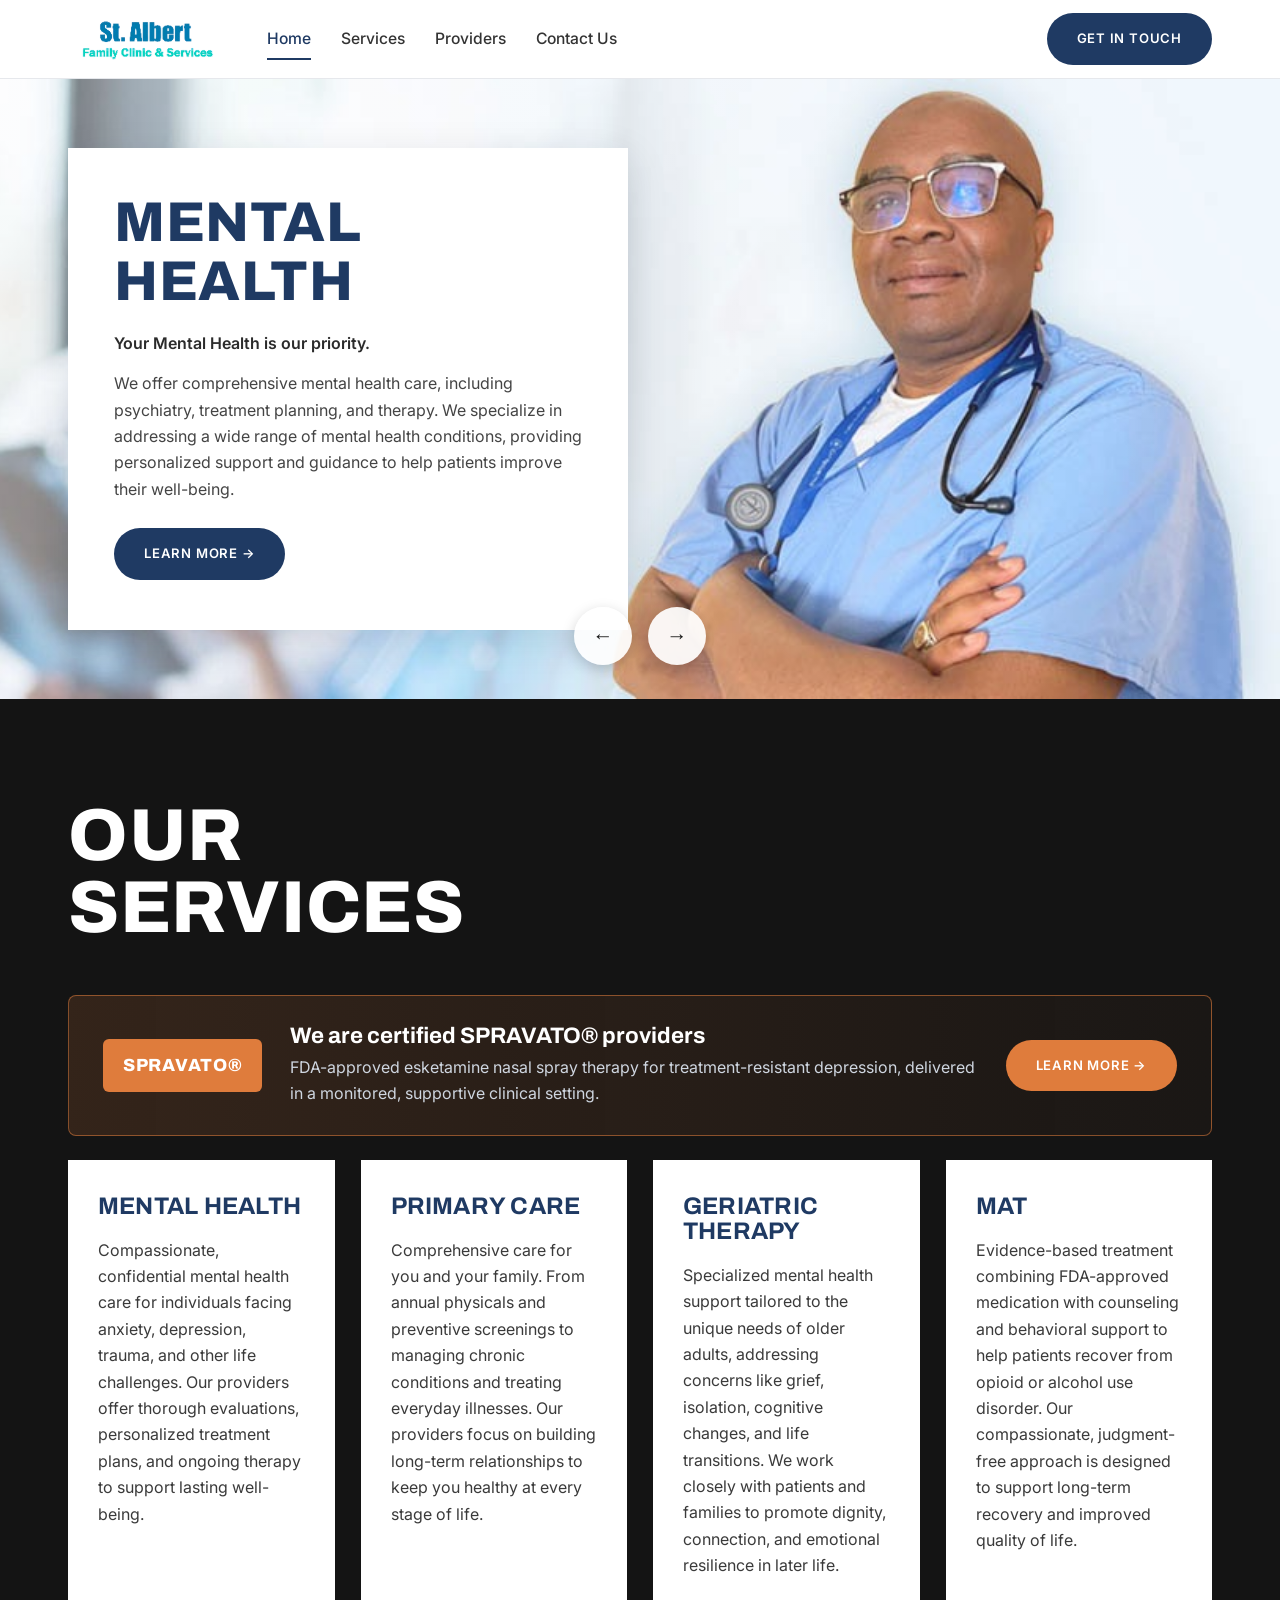
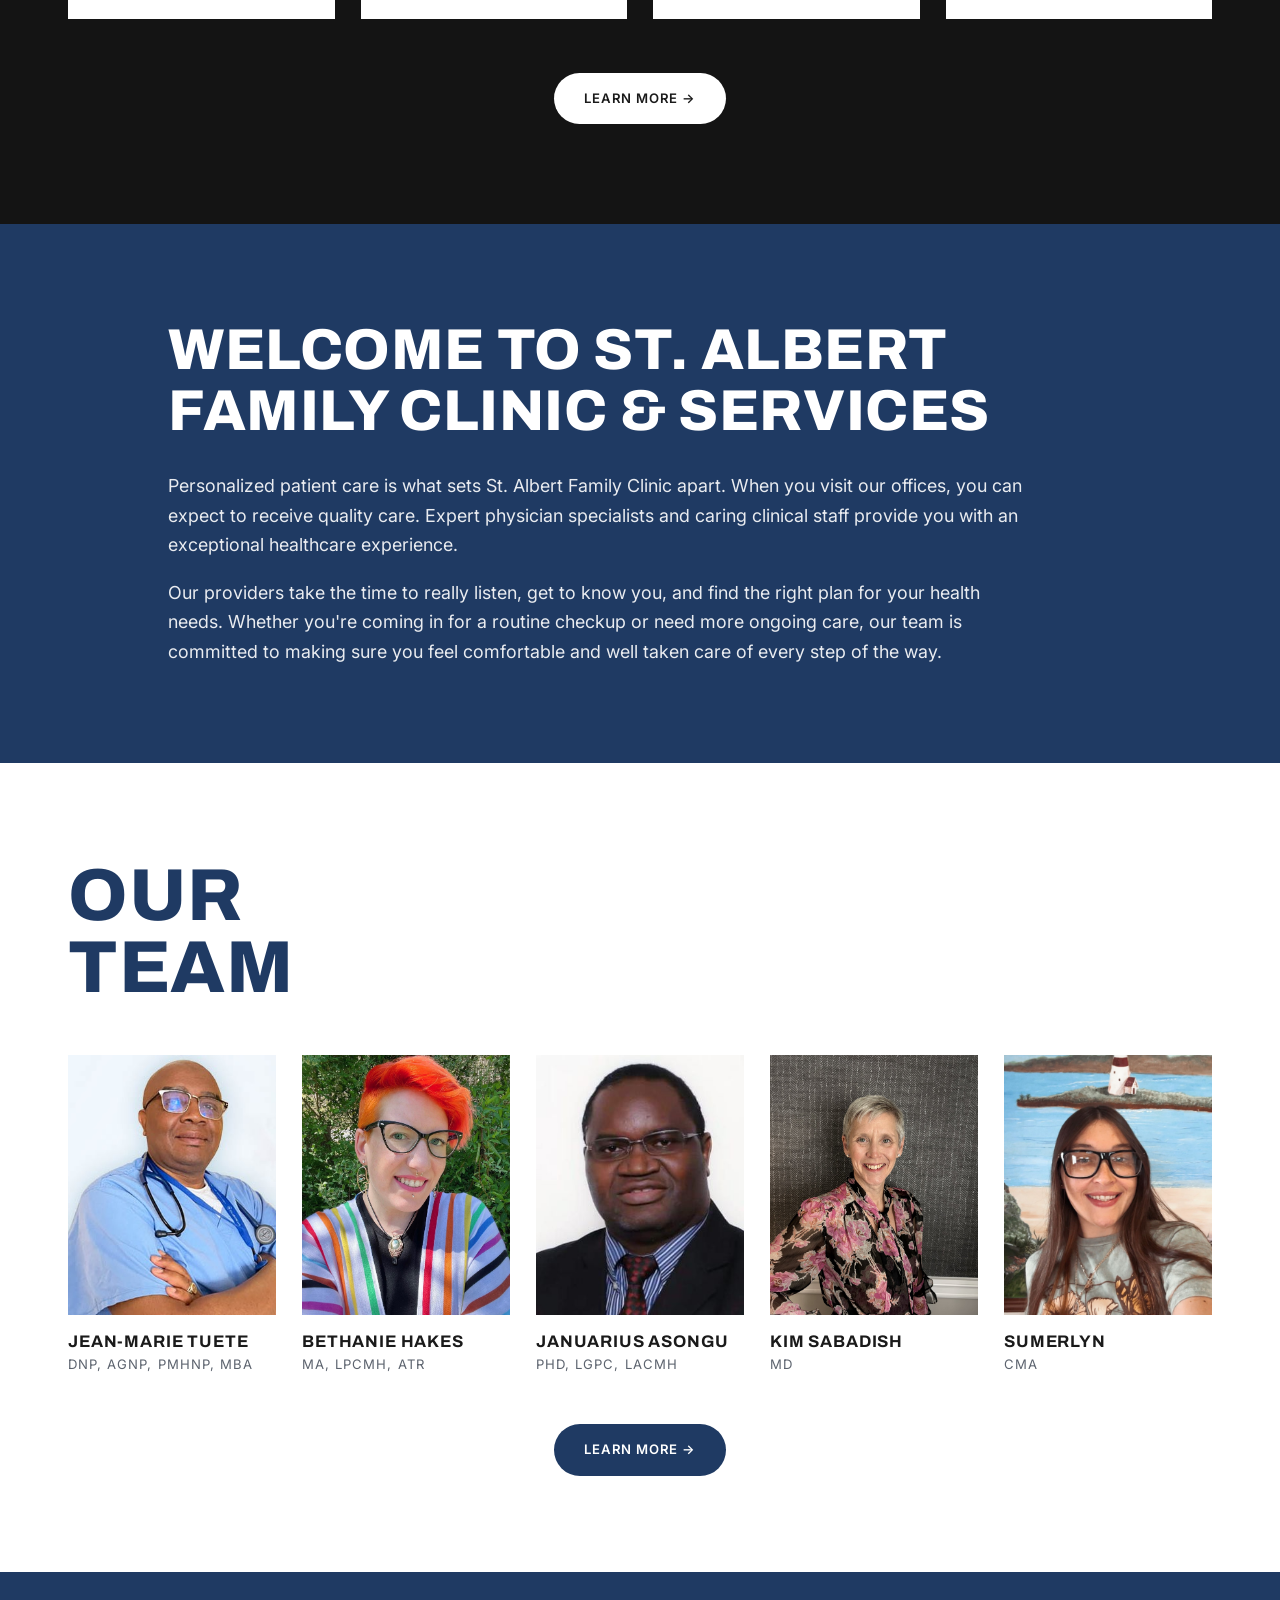
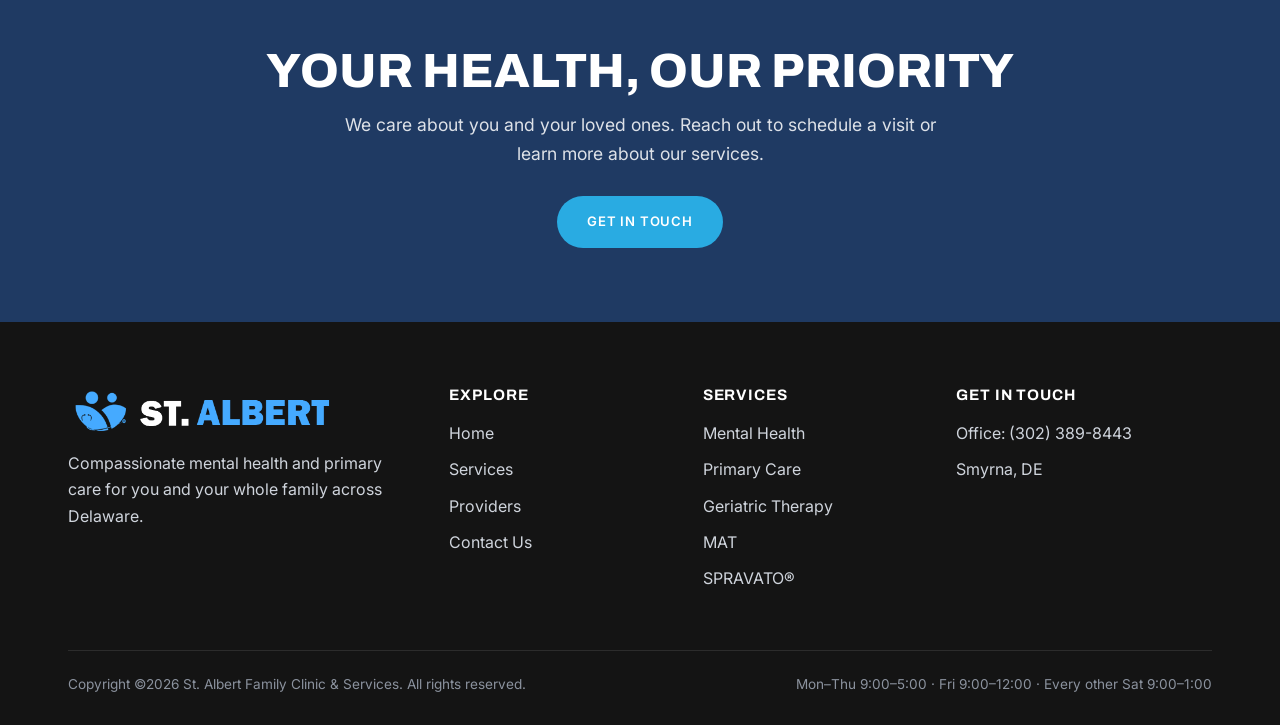
<file: index.html>
<!DOCTYPE html>
<html lang="en">
<head>
  <meta charset="UTF-8" />
  <meta name="viewport" content="width=device-width, initial-scale=1.0" />
  <title>St. Albert Family Clinic &amp; Services</title>
  <meta name="description" content="St. Albert Family Clinic & Services offers compassionate mental health and primary care in Delaware. Smyrna." />
  <link rel="preconnect" href="https://fonts.googleapis.com" />
  <link rel="preconnect" href="https://fonts.gstatic.com" crossorigin />
  <link href="https://fonts.googleapis.com/css2?family=Archivo:wght@500;600;700;800;900&family=Inter:wght@400;500;600;700&display=swap" rel="stylesheet" />
  <link rel="stylesheet" href="styles.css" />
</head>
<body>

  <!-- ===== Header ===== -->
  <header class="site-header">
    <div class="wrap header-inner">
      <a class="logo" href="index.html">
        <img src="images/St_Albert-removebg-preview.png" alt="St. Albert Family Clinic & Services" />
      </a>
      <nav class="nav">
        <a href="index.html" class="active">Home</a>
        <a href="services.html">Services</a>
        <a href="providers.html">Providers</a>
        <a href="contact.html">Contact Us</a>
      </nav>
      <a href="contact.html" class="btn btn-navy header-cta">Get in Touch</a>
      <button class="nav-toggle" aria-label="Menu"><span></span><span></span><span></span></button>
    </div>
  </header>

  <!-- ===== Hero slider ===== -->
  <section class="hero">
    <div class="slides">

      <div class="slide active" style="background-image: linear-gradient(90deg, rgba(255,255,255,0.4), rgba(255,255,255,0)), url('images/tuete-hero.jpg'); background-position: right center;">
        <div class="wrap">
          <div class="slide-card">
            <h1>Mental Health</h1>
            <p class="lead">Your Mental Health is our priority.</p>
            <p>We offer comprehensive mental health care, including psychiatry, treatment planning, and therapy. We specialize in addressing a wide range of mental health conditions, providing personalized support and guidance to help patients improve their well-being.</p>
            <a href="services.html" class="btn btn-navy">Learn More →</a>
          </div>
        </div>
      </div>

      <div class="slide" style="background-image: linear-gradient(90deg, rgba(255,255,255,0.4), rgba(255,255,255,0)), url('images/primary-care.png'); background-position: right center;">
        <div class="wrap">
          <div class="slide-card">
            <h1>Primary Care</h1>
            <p class="lead">From preventive care to checkups.</p>
            <p>From preventive care and checkups, to immunizations and exams, our primary care physicians and providers work to keep you and your whole family healthy and strong each and every day.</p>
            <a href="services.html" class="btn btn-navy">Learn More →</a>
          </div>
        </div>
      </div>

      <div class="slide" style="background-image: linear-gradient(90deg, rgba(0,0,0,0.15), rgba(0,0,0,0.05)), url('images/WhatsApp-Image-2024-10-11-a-17.03.51_e8e4cd5e.jpg');">
        <div class="wrap">
          <div class="slide-card">
            <h1>On Call Urgent Line</h1>
            <p class="lead">On Call Line: (302) 389-8443</p>
            <p>Our clinic may be able to schedule urgent visits. We offer rapid diagnosis, treatment, and stabilization for urgent health concerns.</p>
            <a href="contact.html" class="btn btn-navy">Learn More →</a>
          </div>
        </div>
      </div>

      <div class="slide" style="background-image: linear-gradient(90deg, rgba(0,0,0,0.25), rgba(0,0,0,0.05)), url('images/WhatsApp-Image-2024-10-11-a-17.03.52_1c0dfedb.jpg');">
        <div class="wrap">
          <div class="slide-card">
            <h1>Our Providers</h1>
            <p>From routine check-ups to specialized exams, our specialized providers are committed to ensuring the well-being of you and your loved ones.</p>
            <a href="providers.html" class="btn btn-navy">Learn More →</a>
          </div>
        </div>
      </div>

      <div class="slide" style="background-image: linear-gradient(90deg, rgba(0,0,0,0.2), rgba(0,0,0,0.05)), url('images/WhatsApp-Image-2024-10-11-a-17.03.53_828db34a.jpg');">
        <div class="wrap">
          <div class="slide-card">
            <h1>We Take Care</h1>
            <p class="lead">At St. Albert Family Clinic &amp; Services</p>
            <p>We care about you and your loved ones' mental health. We also provide primary health services through our team of providers. Do not hesitate to contact us for more information.</p>
            <a href="services.html" class="btn btn-navy">Learn More →</a>
          </div>
        </div>
      </div>

    </div>
    <div class="slider-arrows">
      <button class="slide-prev" aria-label="Previous slide">←</button>
      <button class="slide-next" aria-label="Next slide">→</button>
    </div>
  </section>

  <!-- ===== Services ===== -->
  <section class="services">
    <div class="wrap">
      <div class="section-head">
        <h2 class="display-title">Our<br />Services</h2>
      </div>
      <div class="spravato-callout">
        <div class="spravato-mark">SPRAVATO®</div>
        <div class="spravato-text">
          <h3>We are certified SPRAVATO® providers</h3>
          <p>FDA-approved esketamine nasal spray therapy for treatment-resistant depression, delivered in a monitored, supportive clinical setting.</p>
        </div>
        <a href="documents/spravato-patient-education.pdf" class="btn btn-cyan spravato-btn" target="_blank" rel="noopener">Learn More →</a>
      </div>
      <div class="services-grid">
        <article class="service-card">
          <h3>Mental Health</h3>
          <p>Compassionate, confidential mental health care for individuals facing anxiety, depression, trauma, and other life challenges. Our providers offer thorough evaluations, personalized treatment plans, and ongoing therapy to support lasting well-being.</p>
        </article>
        <article class="service-card">
          <h3>Primary Care</h3>
          <p>Comprehensive care for you and your family. From annual physicals and preventive screenings to managing chronic conditions and treating everyday illnesses. Our providers focus on building long-term relationships to keep you healthy at every stage of life.</p>
        </article>
        <article class="service-card">
          <h3>Geriatric Therapy</h3>
          <p>Specialized mental health support tailored to the unique needs of older adults, addressing concerns like grief, isolation, cognitive changes, and life transitions. We work closely with patients and families to promote dignity, connection, and emotional resilience in later life.</p>
        </article>
        <article class="service-card">
          <h3>MAT</h3>
          <p>Evidence-based treatment combining FDA-approved medication with counseling and behavioral support to help patients recover from opioid or alcohol use disorder. Our compassionate, judgment-free approach is designed to support long-term recovery and improved quality of life.</p>
        </article>
      </div>
      <div class="services-cta">
        <a href="services.html" class="btn btn-ghost-light">Learn More →</a>
      </div>
    </div>
  </section>

  <!-- ===== Welcome ===== -->
  <section class="welcome-band">
    <div class="wrap welcome-inner">
      <h2>Welcome to St. Albert Family Clinic &amp; Services</h2>
      <div class="welcome-copy">
        <p>Personalized patient care is what sets St. Albert Family Clinic apart. When you visit our offices, you can expect to receive quality care. Expert physician specialists and caring clinical staff provide you with an exceptional healthcare experience.</p>
        <p>Our providers take the time to really listen, get to know you, and find the right plan for your health needs. Whether you're coming in for a routine checkup or need more ongoing care, our team is committed to making sure you feel comfortable and well taken care of every step of the way.</p>
      </div>
    </div>
  </section>

  <!-- ===== Team ===== -->
  <section class="section">
    <div class="wrap">
      <div class="section-head">
        <h2 class="display-title">Our<br />Team</h2>
      </div>
      <div class="team-grid">
        <article class="team-card">
          <div class="team-photo"><img src="images/tuete-crop.jpg" alt="Jean-Marie Tuete" /></div>
          <h3>Jean-Marie Tuete</h3>
          <div class="role">DNP, AGNP, PMHNP, MBA</div>
        </article>
        <article class="team-card">
          <div class="team-photo"><img src="images/IMG_8490.jpg" alt="Bethanie Hakes" /></div>
          <h3>Bethanie Hakes</h3>
          <div class="role">MA, LPCMH, ATR</div>
        </article>
        <article class="team-card">
          <div class="team-photo"><img src="images/jj.jpeg" alt="Januarius Asongu" /></div>
          <h3>Januarius Asongu</h3>
          <div class="role">PhD, LGPC, LACMH</div>
        </article>
        <article class="team-card">
          <div class="team-photo"><img src="images/kim-sabadish.jpg" alt="Kim Sabadish" /></div>
          <h3>Kim Sabadish</h3>
          <div class="role">MD</div>
        </article>
        <article class="team-card">
          <div class="team-photo"><img src="images/sumerlyn.jpg" alt="Sumerlyn" /></div>
          <h3>Sumerlyn</h3>
          <div class="role">CMA</div>
        </article>
      </div>
      <div class="team-cta">
        <a href="providers.html" class="btn btn-navy">Learn More →</a>
      </div>
    </div>
  </section>

  <!-- ===== CTA band ===== -->
  <section class="cta-band">
    <div class="wrap">
      <h2>Your health, our priority</h2>
      <p>We care about you and your loved ones. Reach out to schedule a visit or learn more about our services.</p>
      <a href="contact.html" class="btn btn-cyan">Get in Touch</a>
    </div>
  </section>

  <!-- ===== Footer ===== -->
  <footer class="site-footer">
    <div class="wrap">
      <div class="footer-grid">
        <div>
          <img src="images/saint-ab25.png" alt="St. Albert Family Clinic & Services" />
          <p>Compassionate mental health and primary care for you and your whole family across Delaware.</p>
        </div>
        <div>
          <h4>Explore</h4>
          <ul class="footer-links">
            <li><a href="index.html">Home</a></li>
            <li><a href="services.html">Services</a></li>
            <li><a href="providers.html">Providers</a></li>
            <li><a href="contact.html">Contact Us</a></li>
          </ul>
        </div>
        <div>
          <h4>Services</h4>
          <ul class="footer-links">
            <li><a href="services.html">Mental Health</a></li>
            <li><a href="services.html">Primary Care</a></li>
            <li><a href="services.html">Geriatric Therapy</a></li>
            <li><a href="services.html">MAT</a></li>
            <li><a href="services.html">SPRAVATO®</a></li>
          </ul>
        </div>
        <div>
          <h4>Get in Touch</h4>
          <ul class="footer-links">
            <li>Office: <a href="tel:+13023898443">(302) 389-8443</a></li>
            <li>Smyrna, DE</li>
          </ul>
        </div>
      </div>
      <div class="footer-bottom">
        <span>Copyright ©2026 St. Albert Family Clinic &amp; Services. All rights reserved.</span>
        <span>Mon–Thu 9:00–5:00 · Fri 9:00–12:00 · Every other Sat 9:00–1:00</span>
      </div>
    </div>
  </footer>

  <script src="main.js"></script>
</body>
</html>
</file>
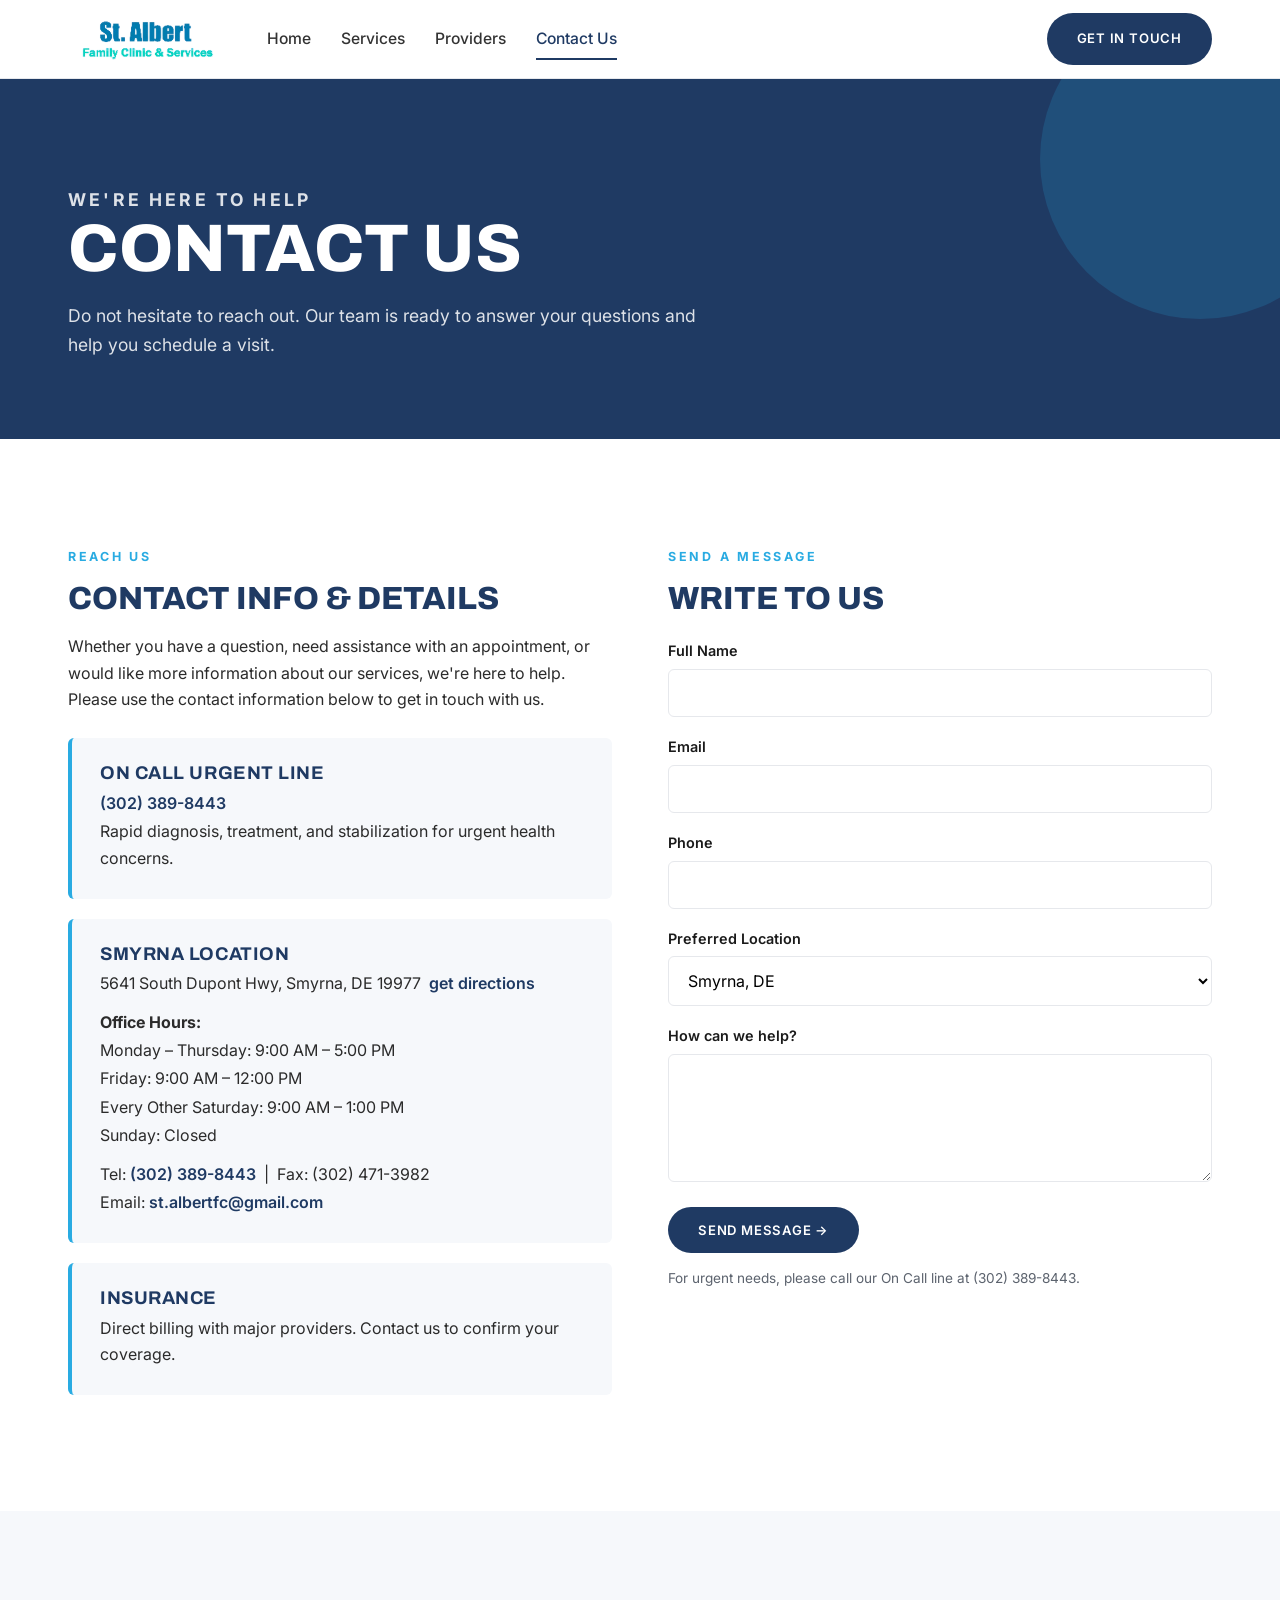
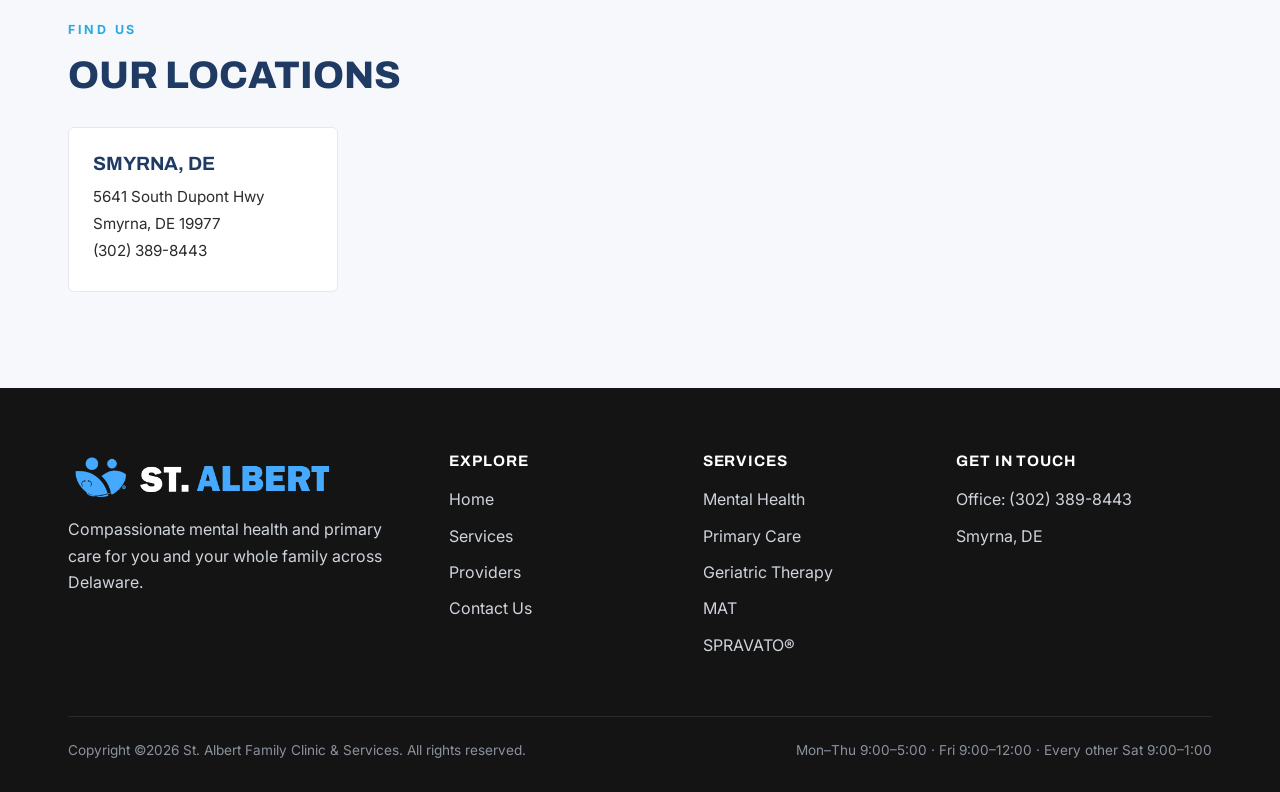
<file: contact.html>
<!DOCTYPE html>
<html lang="en">
<head>
  <meta charset="UTF-8" />
  <meta name="viewport" content="width=device-width, initial-scale=1.0" />
  <title>Contact Us | St. Albert Family Clinic &amp; Services</title>
  <meta name="description" content="Contact St. Albert Family Clinic & Services. Located in Smyrna, Delaware. On Call line (302) 389-8443." />
  <link rel="preconnect" href="https://fonts.googleapis.com" />
  <link rel="preconnect" href="https://fonts.gstatic.com" crossorigin />
  <link href="https://fonts.googleapis.com/css2?family=Archivo:wght@500;600;700;800;900&family=Inter:wght@400;500;600;700&display=swap" rel="stylesheet" />
  <link rel="stylesheet" href="styles.css" />
</head>
<body>

  <header class="site-header">
    <div class="wrap header-inner">
      <a class="logo" href="index.html">
        <img src="images/St_Albert-removebg-preview.png" alt="St. Albert Family Clinic & Services" />
      </a>
      <nav class="nav">
        <a href="index.html">Home</a>
        <a href="services.html">Services</a>
        <a href="providers.html">Providers</a>
        <a href="contact.html" class="active">Contact Us</a>
      </nav>
      <a href="contact.html" class="btn btn-navy header-cta">Get in Touch</a>
      <button class="nav-toggle" aria-label="Menu"><span></span><span></span><span></span></button>
    </div>
  </header>

  <section class="page-hero">
    <div class="wrap">
      <p class="crumb">We're here to help</p>
      <h1>Contact Us</h1>
      <p>Do not hesitate to reach out. Our team is ready to answer your questions and help you schedule a visit.</p>
    </div>
  </section>

  <section class="section">
    <div class="wrap">
      <div class="contact-grid">

        <div>
          <p class="eyebrow">Reach us</p>
          <h2 style="font-size:2rem;font-weight:800;text-transform:uppercase;margin-bottom:18px;">Contact Info &amp; Details</h2>
          <p style="margin-bottom:26px;">Whether you have a question, need assistance with an appointment, or would like more information about our services, we're here to help. Please use the contact information below to get in touch with us.</p>

          <div class="info-card">
            <h3>On Call Urgent Line</h3>
            <p><a href="tel:+13023898443">(302) 389-8443</a></p>
            <p>Rapid diagnosis, treatment, and stabilization for urgent health concerns.</p>
          </div>

          <div class="info-card">
            <h3>Smyrna Location</h3>
            <p>5641 South Dupont Hwy, Smyrna, DE 19977 &nbsp;<a href="https://www.google.com/maps/search/?api=1&amp;query=5641+South+Dupont+Hwy+Smyrna+DE+19977" target="_blank" rel="noopener">get directions</a></p>
            <p style="margin-top:12px;"><strong>Office Hours:</strong></p>
            <p>Monday – Thursday: 9:00 AM – 5:00 PM</p>
            <p>Friday: 9:00 AM – 12:00 PM</p>
            <p>Every Other Saturday: 9:00 AM – 1:00 PM</p>
            <p>Sunday: Closed</p>
            <p style="margin-top:12px;">Tel: <a href="tel:+13023898443">(302) 389-8443</a> &nbsp;|&nbsp; Fax: (302) 471-3982</p>
            <p>Email: <a href="mailto:st.albertfc@gmail.com">st.albertfc@gmail.com</a></p>
          </div>

          <div class="info-card">
            <h3>Insurance</h3>
            <p>Direct billing with major providers. Contact us to confirm your coverage.</p>
          </div>
        </div>

        <div>
          <p class="eyebrow">Send a message</p>
          <h2 style="font-size:2rem;font-weight:800;text-transform:uppercase;margin-bottom:24px;">Write to us</h2>
          <form id="contact-form">
            <div class="form-field">
              <label for="name">Full Name</label>
              <input type="text" id="name" name="name" required />
            </div>
            <div class="form-field">
              <label for="email">Email</label>
              <input type="email" id="email" name="email" required />
            </div>
            <div class="form-field">
              <label for="phone">Phone</label>
              <input type="tel" id="phone" name="phone" />
            </div>
            <div class="form-field">
              <label for="location">Preferred Location</label>
              <select id="location" name="location">
                <option>Smyrna, DE</option>
              </select>
            </div>
            <div class="form-field">
              <label for="message">How can we help?</label>
              <textarea id="message" name="message" rows="5" required></textarea>
            </div>
            <button type="submit" class="btn btn-navy">Send Message →</button>
            <p class="form-status form-note" role="status"></p>
            <p class="form-note">For urgent needs, please call our On Call line at (302) 389-8443.</p>
          </form>
        </div>

      </div>
    </div>
  </section>

  <section class="section section-soft">
    <div class="wrap">
      <div class="section-head" style="margin-bottom:32px;">
        <p class="eyebrow">Find us</p>
        <h2 style="font-size:2.4rem;font-weight:800;text-transform:uppercase;">Our Locations</h2>
      </div>
      <div class="locations">
        <div class="loc-card">
          <h3>Smyrna, DE</h3>
          <p>5641 South Dupont Hwy</p>
          <p>Smyrna, DE 19977</p>
          <p><a href="tel:+13023898443">(302) 389-8443</a></p>
        </div>
      </div>
    </div>
  </section>

  <footer class="site-footer">
    <div class="wrap">
      <div class="footer-grid">
        <div>
          <img src="images/saint-ab25.png" alt="St. Albert Family Clinic & Services" />
          <p>Compassionate mental health and primary care for you and your whole family across Delaware.</p>
        </div>
        <div>
          <h4>Explore</h4>
          <ul class="footer-links">
            <li><a href="index.html">Home</a></li>
            <li><a href="services.html">Services</a></li>
            <li><a href="providers.html">Providers</a></li>
            <li><a href="contact.html">Contact Us</a></li>
          </ul>
        </div>
        <div>
          <h4>Services</h4>
          <ul class="footer-links">
            <li><a href="services.html">Mental Health</a></li>
            <li><a href="services.html">Primary Care</a></li>
            <li><a href="services.html">Geriatric Therapy</a></li>
            <li><a href="services.html">MAT</a></li>
            <li><a href="services.html">SPRAVATO®</a></li>
          </ul>
        </div>
        <div>
          <h4>Get in Touch</h4>
          <ul class="footer-links">
            <li>Office: <a href="tel:+13023898443">(302) 389-8443</a></li>
            <li>Smyrna, DE</li>
          </ul>
        </div>
      </div>
      <div class="footer-bottom">
        <span>Copyright ©2026 St. Albert Family Clinic &amp; Services. All rights reserved.</span>
        <span>Mon–Thu 9:00–5:00 · Fri 9:00–12:00 · Every other Sat 9:00–1:00</span>
      </div>
    </div>
  </footer>

  <script src="main.js"></script>
</body>
</html>
</file>
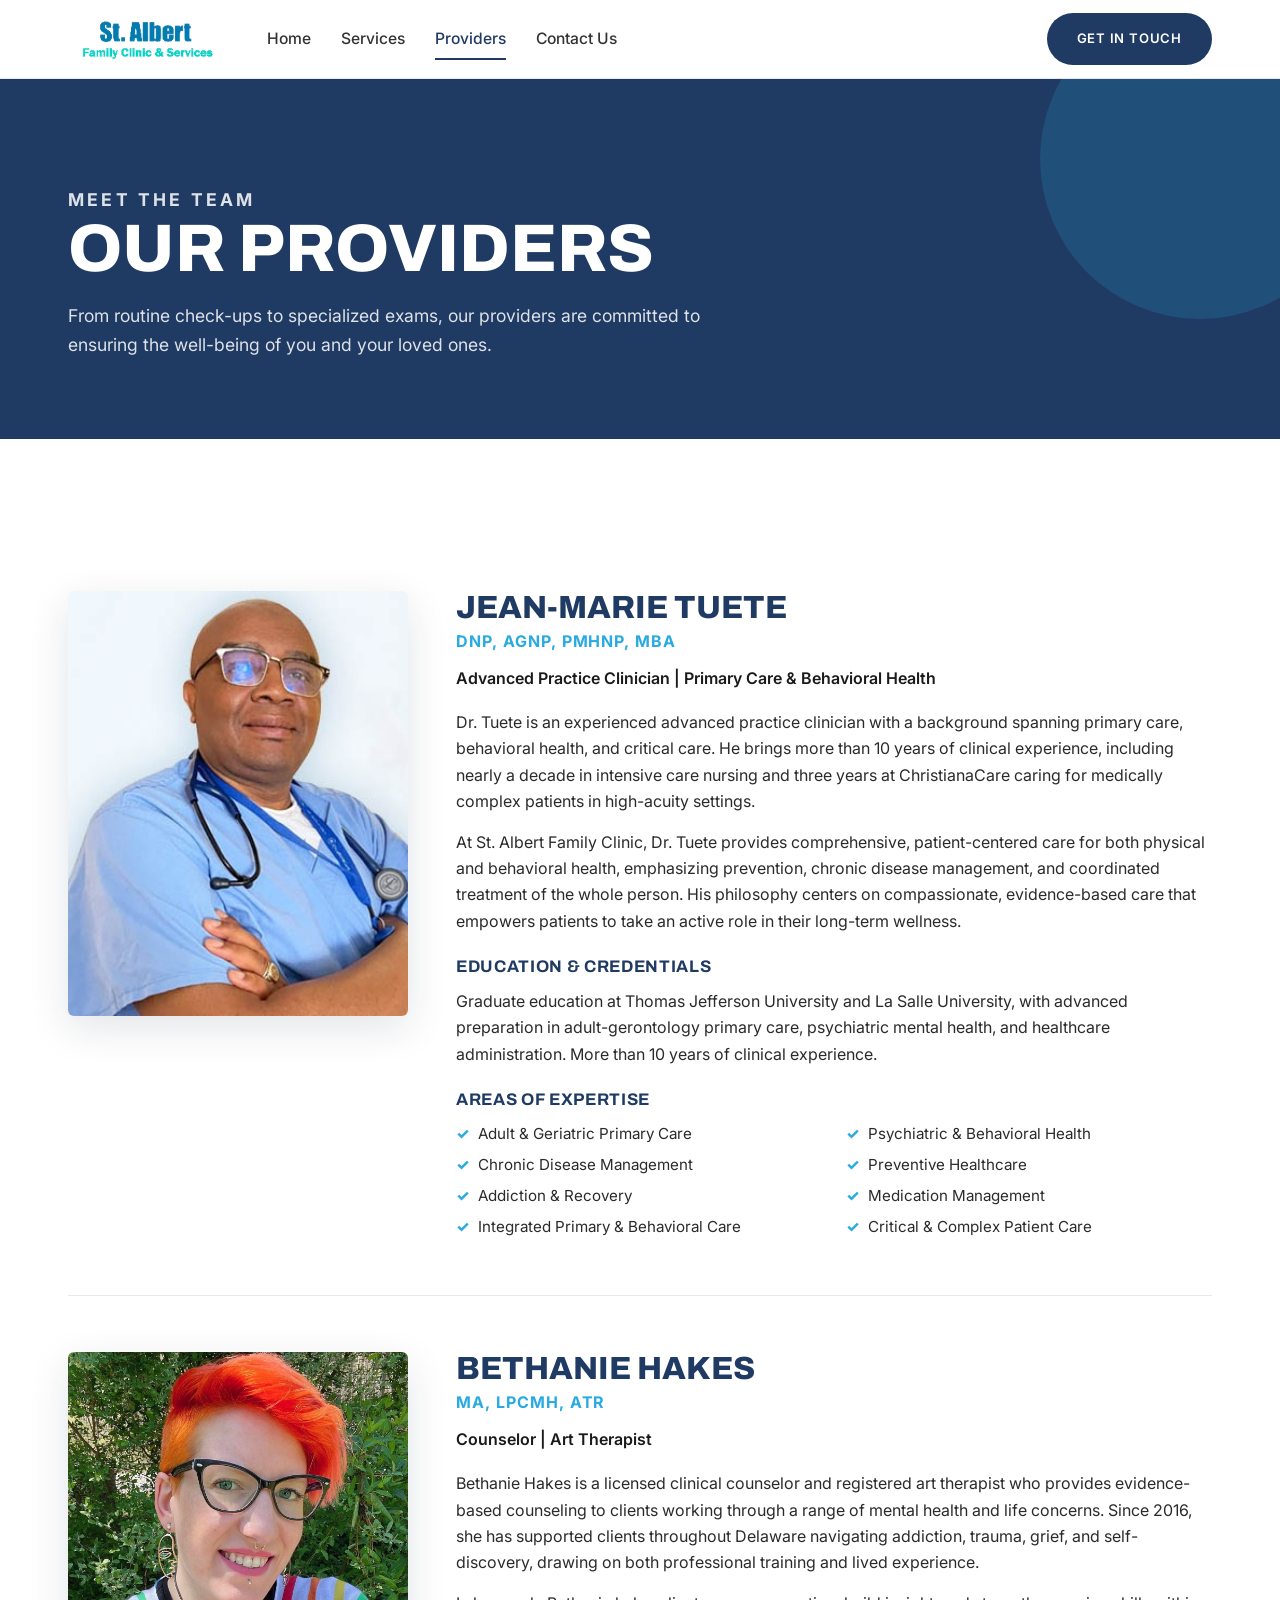
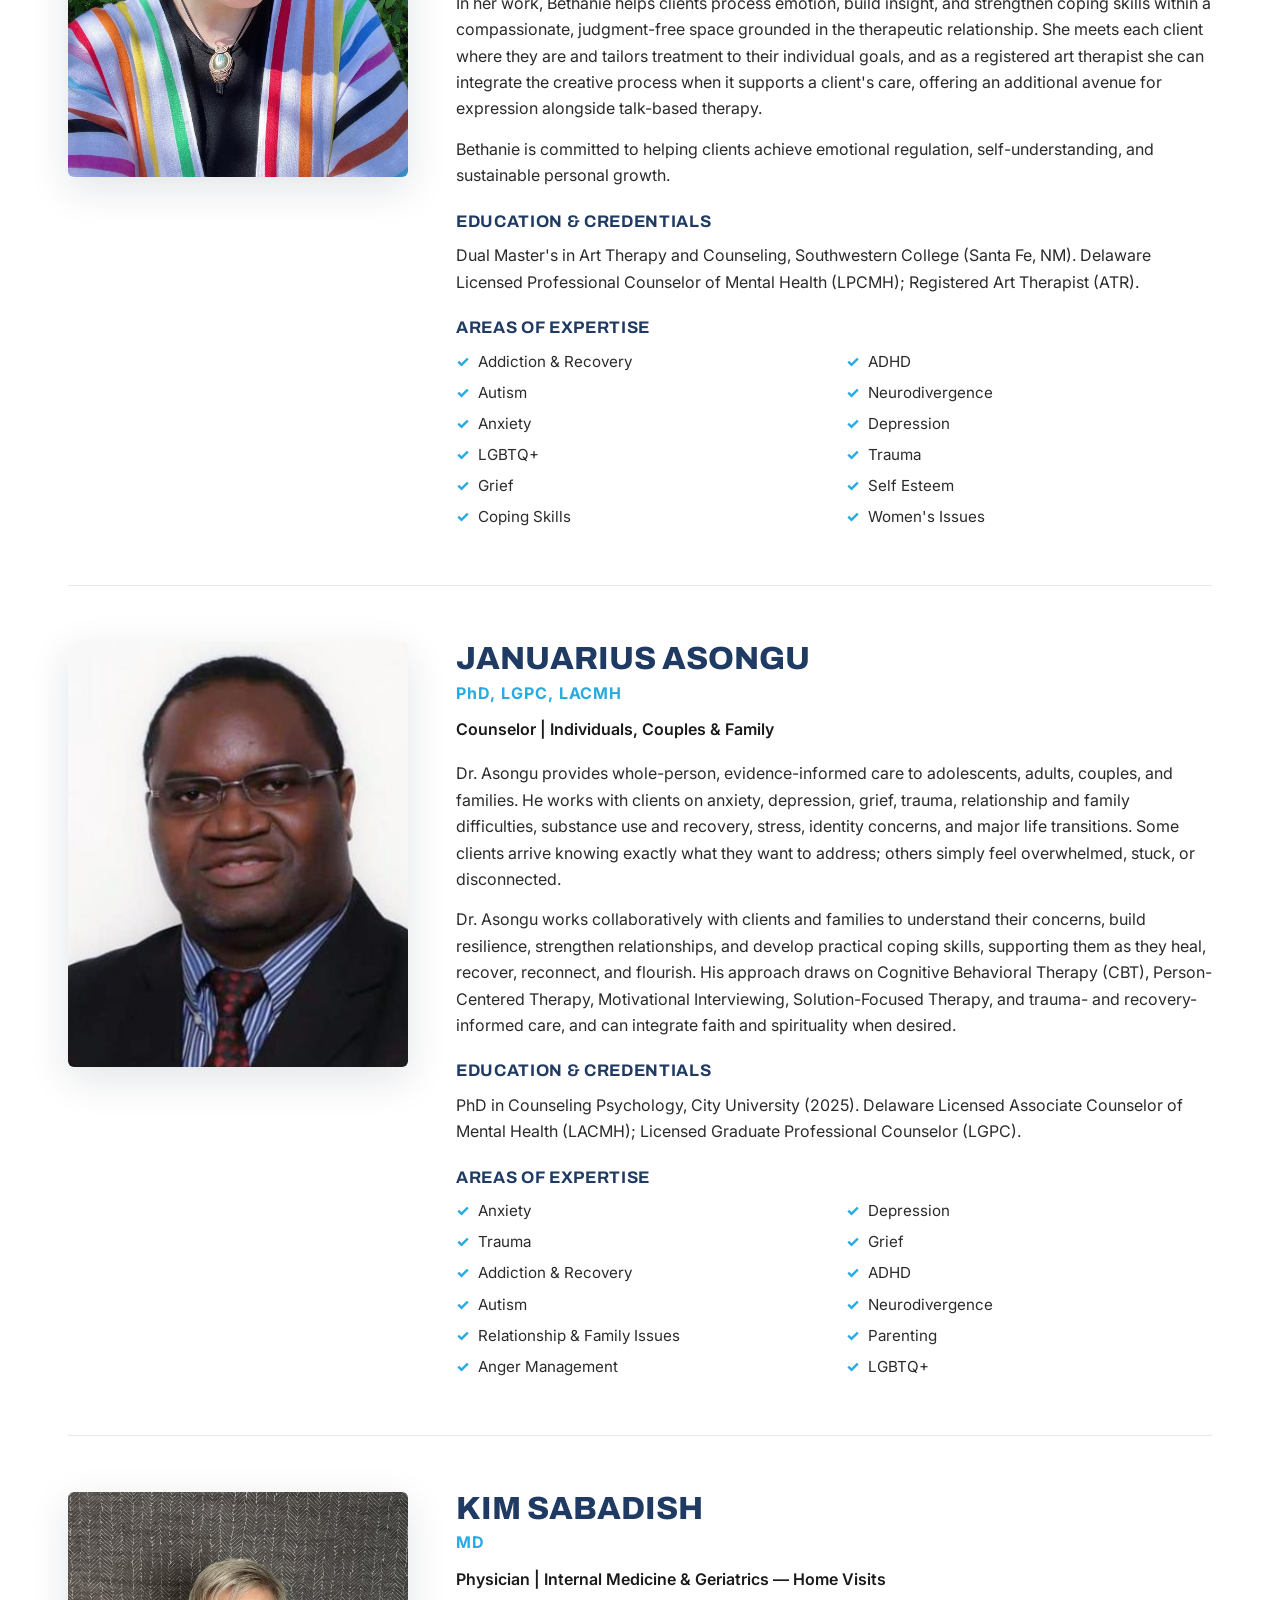
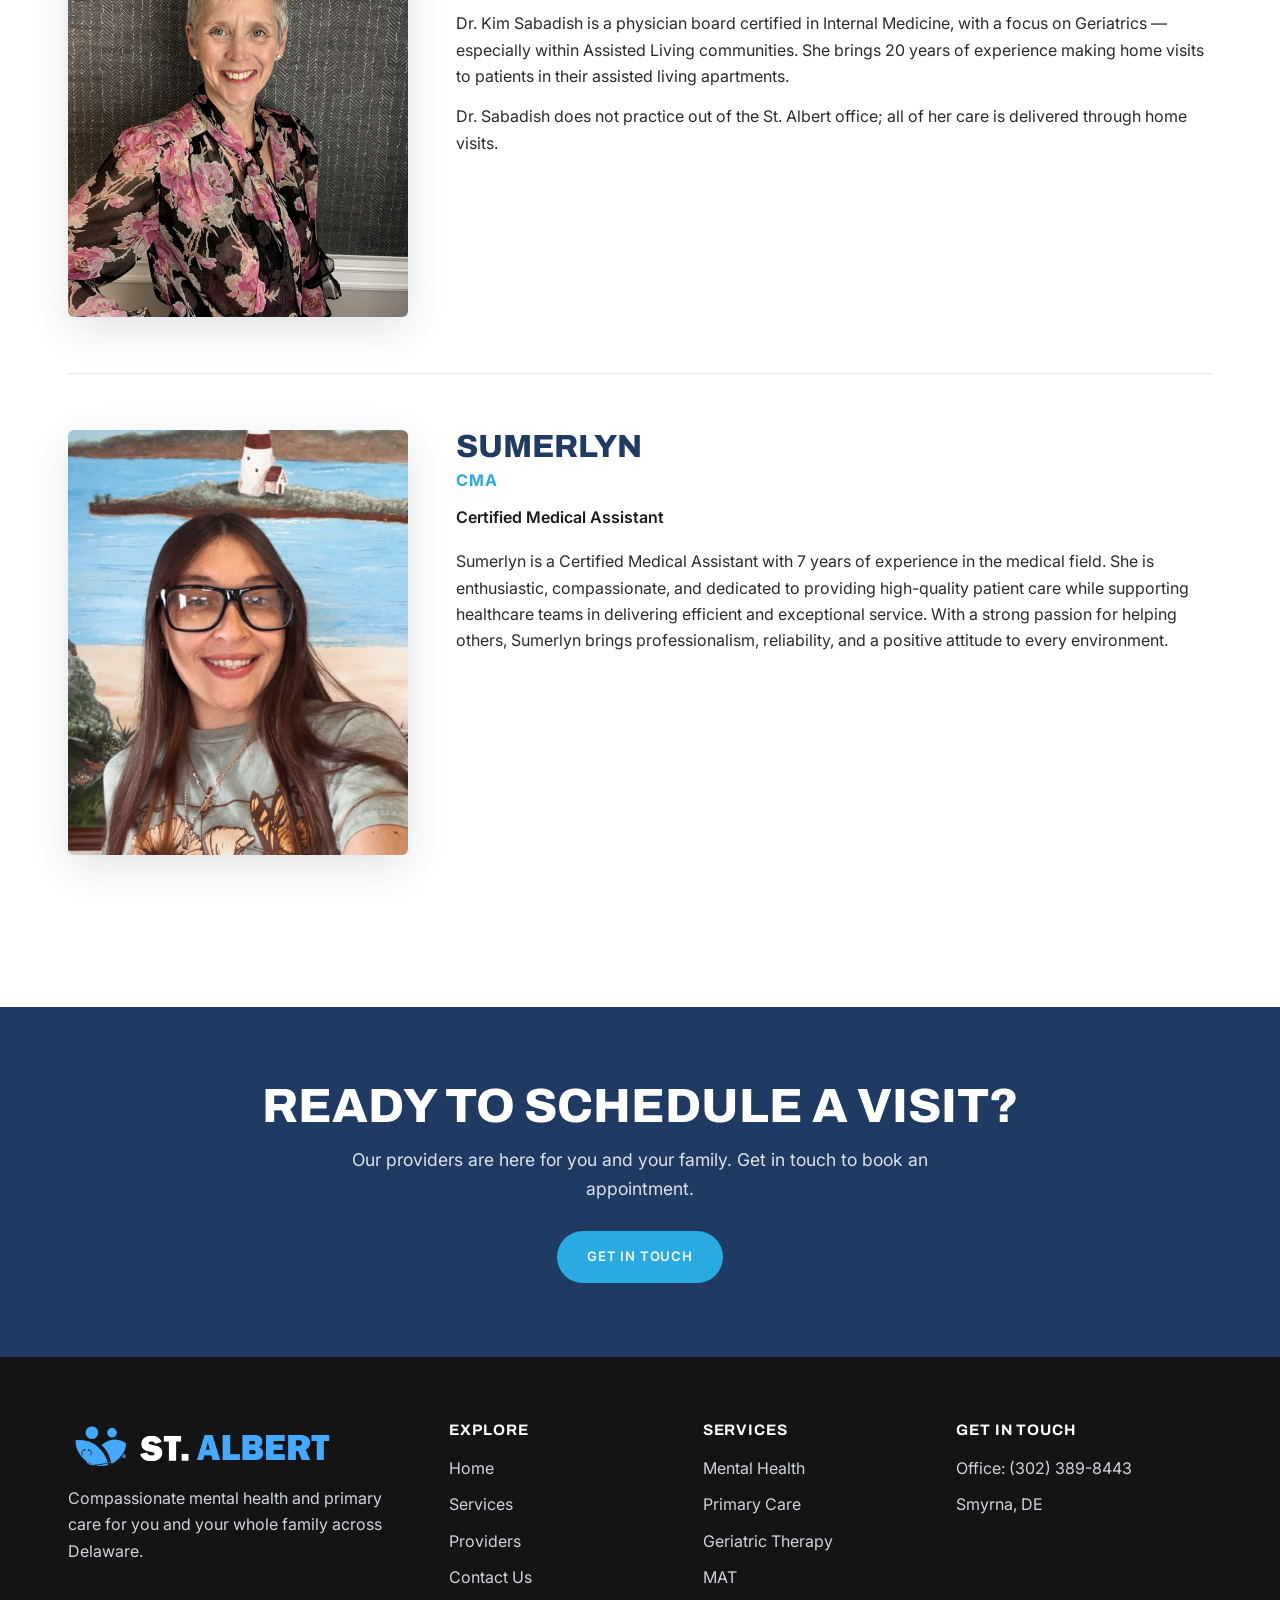
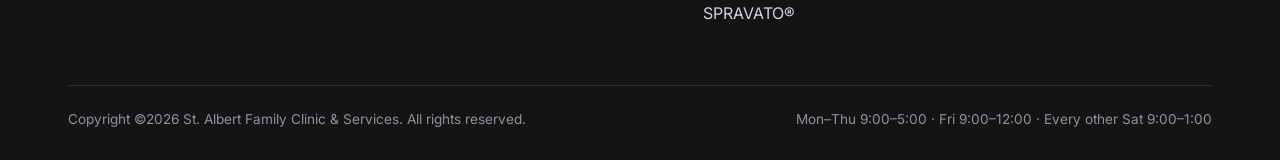
<file: providers.html>
<!DOCTYPE html>
<html lang="en">
<head>
  <meta charset="UTF-8" />
  <meta name="viewport" content="width=device-width, initial-scale=1.0" />
  <title>Providers | St. Albert Family Clinic &amp; Services</title>
  <meta name="description" content="Meet the providers of St. Albert Family Clinic & Services, dedicated to your mental health and primary care across Delaware." />
  <link rel="preconnect" href="https://fonts.googleapis.com" />
  <link rel="preconnect" href="https://fonts.gstatic.com" crossorigin />
  <link href="https://fonts.googleapis.com/css2?family=Archivo:wght@500;600;700;800;900&family=Inter:wght@400;500;600;700&display=swap" rel="stylesheet" />
  <link rel="stylesheet" href="styles.css" />
</head>
<body>

  <header class="site-header">
    <div class="wrap header-inner">
      <a class="logo" href="index.html">
        <img src="images/St_Albert-removebg-preview.png" alt="St. Albert Family Clinic & Services" />
      </a>
      <nav class="nav">
        <a href="index.html">Home</a>
        <a href="services.html">Services</a>
        <a href="providers.html" class="active">Providers</a>
        <a href="contact.html">Contact Us</a>
      </nav>
      <a href="contact.html" class="btn btn-navy header-cta">Get in Touch</a>
      <button class="nav-toggle" aria-label="Menu"><span></span><span></span><span></span></button>
    </div>
  </header>

  <section class="page-hero">
    <div class="wrap">
      <p class="crumb">Meet the team</p>
      <h1>Our Providers</h1>
      <p>From routine check-ups to specialized exams, our providers are committed to ensuring the well-being of you and your loved ones.</p>
    </div>
  </section>

  <section class="section">
    <div class="wrap">

      <article class="provider">
        <div class="p-photo"><img src="images/tuete-crop.jpg" alt="Jean-Marie Tuete" /></div>
        <div class="p-body">
          <h2>Jean-Marie Tuete</h2>
          <p class="creds">DNP, AGNP, PMHNP, MBA</p>
          <p class="role-title">Advanced Practice Clinician | Primary Care &amp; Behavioral Health</p>
          <p>Dr. Tuete is an experienced advanced practice clinician with a background spanning primary care, behavioral health, and critical care. He brings more than 10 years of clinical experience, including nearly a decade in intensive care nursing and three years at ChristianaCare caring for medically complex patients in high-acuity settings.</p>
          <p>At St. Albert Family Clinic, Dr. Tuete provides comprehensive, patient-centered care for both physical and behavioral health, emphasizing prevention, chronic disease management, and coordinated treatment of the whole person. His philosophy centers on compassionate, evidence-based care that empowers patients to take an active role in their long-term wellness.</p>
          <h4>Education &amp; Credentials</h4>
          <p>Graduate education at Thomas Jefferson University and La Salle University, with advanced preparation in adult-gerontology primary care, psychiatric mental health, and healthcare administration. More than 10 years of clinical experience.</p>
          <h4>Areas of Expertise</h4>
          <ul class="provider-expertise">
            <li>Adult &amp; Geriatric Primary Care</li>
            <li>Psychiatric &amp; Behavioral Health</li>
            <li>Chronic Disease Management</li>
            <li>Preventive Healthcare</li>
            <li>Addiction &amp; Recovery</li>
            <li>Medication Management</li>
            <li>Integrated Primary &amp; Behavioral Care</li>
            <li>Critical &amp; Complex Patient Care</li>
          </ul>
        </div>
      </article>

      <article class="provider">
        <div class="p-photo"><img src="images/IMG_8490.jpg" alt="Bethanie Hakes" /></div>
        <div class="p-body">
          <h2>Bethanie Hakes</h2>
          <p class="creds">MA, LPCMH, ATR</p>
          <p class="role-title">Counselor | Art Therapist</p>
          <p>Bethanie Hakes is a licensed clinical counselor and registered art therapist who provides evidence-based counseling to clients working through a range of mental health and life concerns. Since 2016, she has supported clients throughout Delaware navigating addiction, trauma, grief, and self-discovery, drawing on both professional training and lived experience.</p>
          <p>In her work, Bethanie helps clients process emotion, build insight, and strengthen coping skills within a compassionate, judgment-free space grounded in the therapeutic relationship. She meets each client where they are and tailors treatment to their individual goals, and as a registered art therapist she can integrate the creative process when it supports a client's care, offering an additional avenue for expression alongside talk-based therapy.</p>
          <p>Bethanie is committed to helping clients achieve emotional regulation, self-understanding, and sustainable personal growth.</p>
          <h4>Education &amp; Credentials</h4>
          <p>Dual Master's in Art Therapy and Counseling, Southwestern College (Santa Fe, NM). Delaware Licensed Professional Counselor of Mental Health (LPCMH); Registered Art Therapist (ATR).</p>
          <h4>Areas of Expertise</h4>
          <ul class="provider-expertise">
            <li>Addiction &amp; Recovery</li>
            <li>ADHD</li>
            <li>Autism</li>
            <li>Neurodivergence</li>
            <li>Anxiety</li>
            <li>Depression</li>
            <li>LGBTQ+</li>
            <li>Trauma</li>
            <li>Grief</li>
            <li>Self Esteem</li>
            <li>Coping Skills</li>
            <li>Women's Issues</li>
          </ul>
        </div>
      </article>

      <article class="provider">
        <div class="p-photo"><img src="images/jj.jpeg" alt="Januarius Asongu" /></div>
        <div class="p-body">
          <h2>Januarius Asongu</h2>
          <p class="creds">PhD, LGPC, LACMH</p>
          <p class="role-title">Counselor | Individuals, Couples &amp; Family</p>
          <p>Dr. Asongu provides whole-person, evidence-informed care to adolescents, adults, couples, and families. He works with clients on anxiety, depression, grief, trauma, relationship and family difficulties, substance use and recovery, stress, identity concerns, and major life transitions. Some clients arrive knowing exactly what they want to address; others simply feel overwhelmed, stuck, or disconnected.</p>
          <p>Dr. Asongu works collaboratively with clients and families to understand their concerns, build resilience, strengthen relationships, and develop practical coping skills, supporting them as they heal, recover, reconnect, and flourish. His approach draws on Cognitive Behavioral Therapy (CBT), Person-Centered Therapy, Motivational Interviewing, Solution-Focused Therapy, and trauma- and recovery-informed care, and can integrate faith and spirituality when desired.</p>
          <h4>Education &amp; Credentials</h4>
          <p>PhD in Counseling Psychology, City University (2025). Delaware Licensed Associate Counselor of Mental Health (LACMH); Licensed Graduate Professional Counselor (LGPC).</p>
          <h4>Areas of Expertise</h4>
          <ul class="provider-expertise">
            <li>Anxiety</li>
            <li>Depression</li>
            <li>Trauma</li>
            <li>Grief</li>
            <li>Addiction &amp; Recovery</li>
            <li>ADHD</li>
            <li>Autism</li>
            <li>Neurodivergence</li>
            <li>Relationship &amp; Family Issues</li>
            <li>Parenting</li>
            <li>Anger Management</li>
            <li>LGBTQ+</li>
          </ul>
        </div>
      </article>

      <article class="provider">
        <div class="p-photo"><img src="images/kim-sabadish.jpg" alt="Kim Sabadish" /></div>
        <div class="p-body">
          <h2>Kim Sabadish</h2>
          <p class="creds">MD</p>
          <p class="role-title">Physician | Internal Medicine &amp; Geriatrics — Home Visits</p>
          <p>Dr. Kim Sabadish is a physician board certified in Internal Medicine, with a focus on Geriatrics — especially within Assisted Living communities. She brings 20 years of experience making home visits to patients in their assisted living apartments.</p>
          <p>Dr. Sabadish does not practice out of the St. Albert office; all of her care is delivered through home visits.</p>
        </div>
      </article>

      <article class="provider">
        <div class="p-photo"><img src="images/sumerlyn.jpg" alt="Sumerlyn" /></div>
        <div class="p-body">
          <h2>Sumerlyn</h2>
          <p class="creds">CMA</p>
          <p class="role-title">Certified Medical Assistant</p>
          <p>Sumerlyn is a Certified Medical Assistant with 7 years of experience in the medical field. She is enthusiastic, compassionate, and dedicated to providing high-quality patient care while supporting healthcare teams in delivering efficient and exceptional service. With a strong passion for helping others, Sumerlyn brings professionalism, reliability, and a positive attitude to every environment.</p>
        </div>
      </article>

    </div>
  </section>

  <section class="cta-band">
    <div class="wrap">
      <h2>Ready to schedule a visit?</h2>
      <p>Our providers are here for you and your family. Get in touch to book an appointment.</p>
      <a href="contact.html" class="btn btn-cyan">Get in Touch</a>
    </div>
  </section>

  <footer class="site-footer">
    <div class="wrap">
      <div class="footer-grid">
        <div>
          <img src="images/saint-ab25.png" alt="St. Albert Family Clinic & Services" />
          <p>Compassionate mental health and primary care for you and your whole family across Delaware.</p>
        </div>
        <div>
          <h4>Explore</h4>
          <ul class="footer-links">
            <li><a href="index.html">Home</a></li>
            <li><a href="services.html">Services</a></li>
            <li><a href="providers.html">Providers</a></li>
            <li><a href="contact.html">Contact Us</a></li>
          </ul>
        </div>
        <div>
          <h4>Services</h4>
          <ul class="footer-links">
            <li><a href="services.html">Mental Health</a></li>
            <li><a href="services.html">Primary Care</a></li>
            <li><a href="services.html">Geriatric Therapy</a></li>
            <li><a href="services.html">MAT</a></li>
            <li><a href="services.html">SPRAVATO®</a></li>
          </ul>
        </div>
        <div>
          <h4>Get in Touch</h4>
          <ul class="footer-links">
            <li>Office: <a href="tel:+13023898443">(302) 389-8443</a></li>
            <li>Smyrna, DE</li>
          </ul>
        </div>
      </div>
      <div class="footer-bottom">
        <span>Copyright ©2026 St. Albert Family Clinic &amp; Services. All rights reserved.</span>
        <span>Mon–Thu 9:00–5:00 · Fri 9:00–12:00 · Every other Sat 9:00–1:00</span>
      </div>
    </div>
  </footer>

  <script src="main.js"></script>
</body>
</html>
</file>
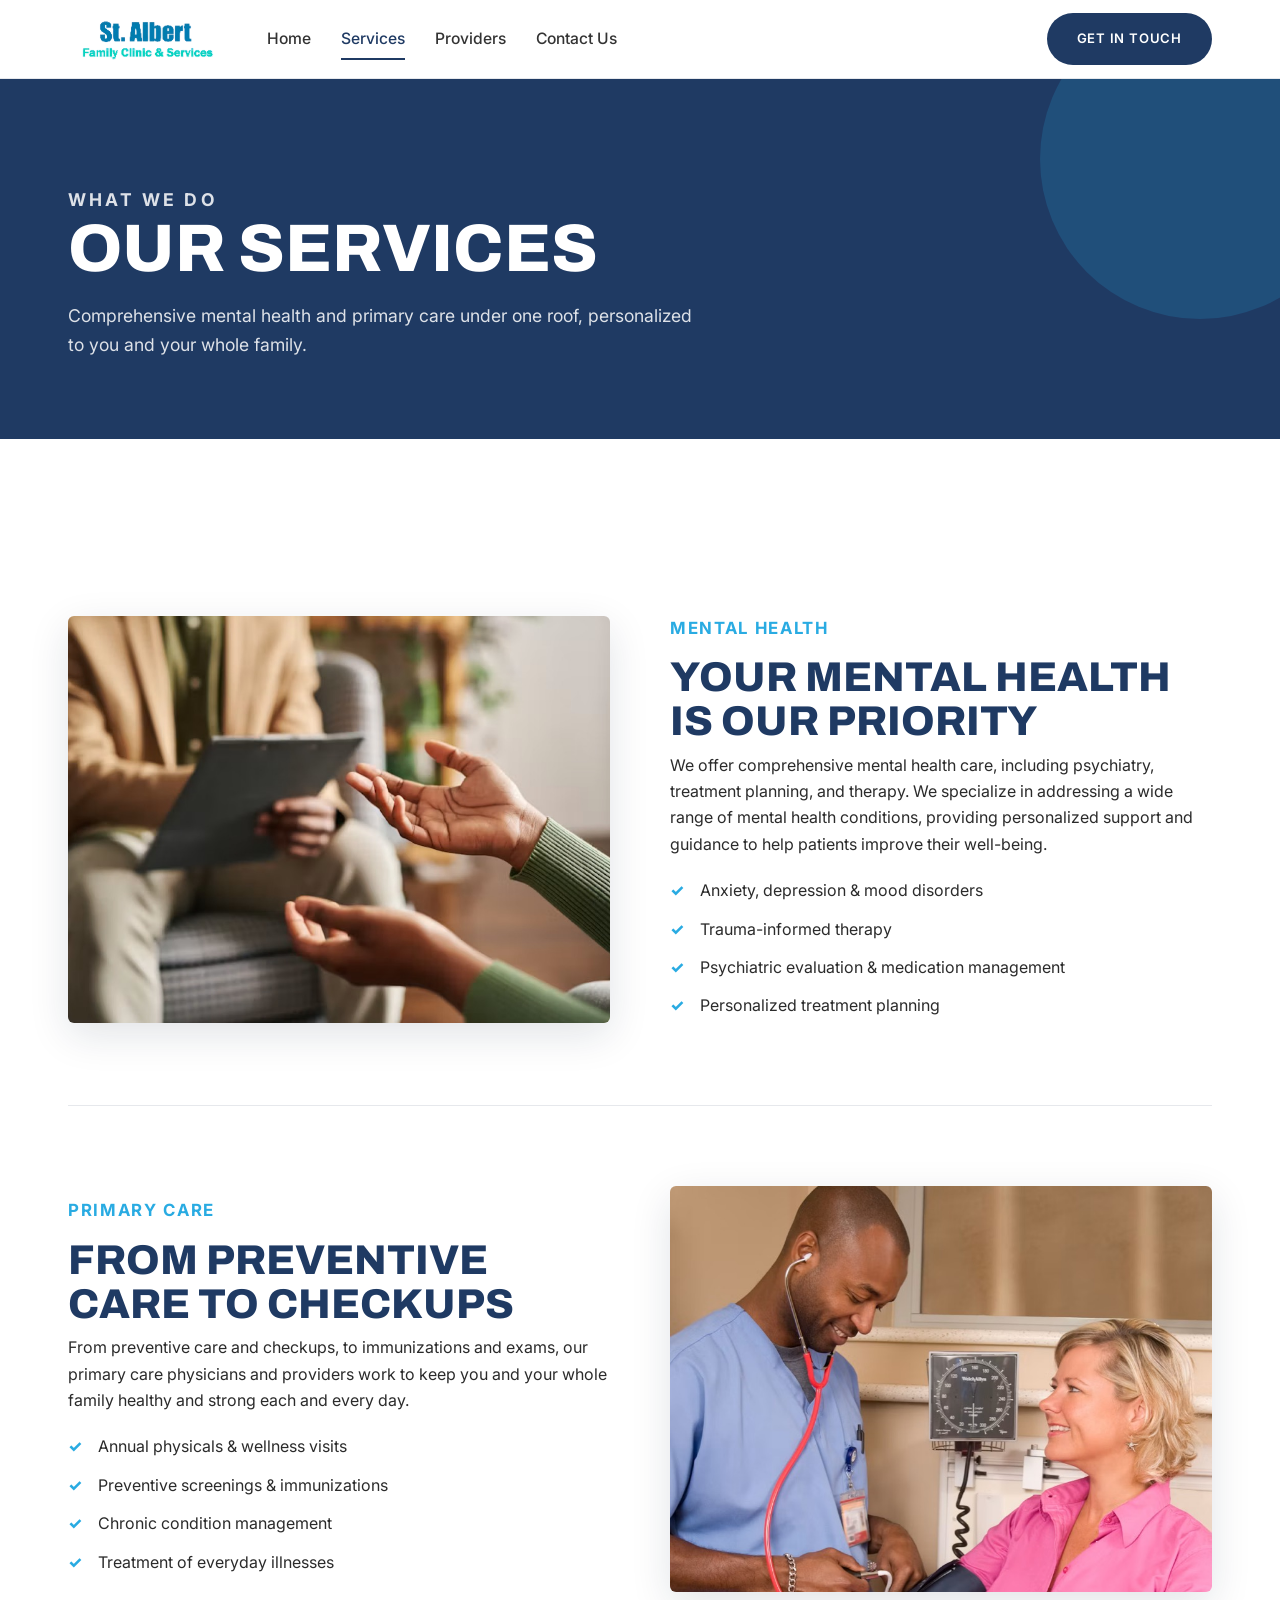
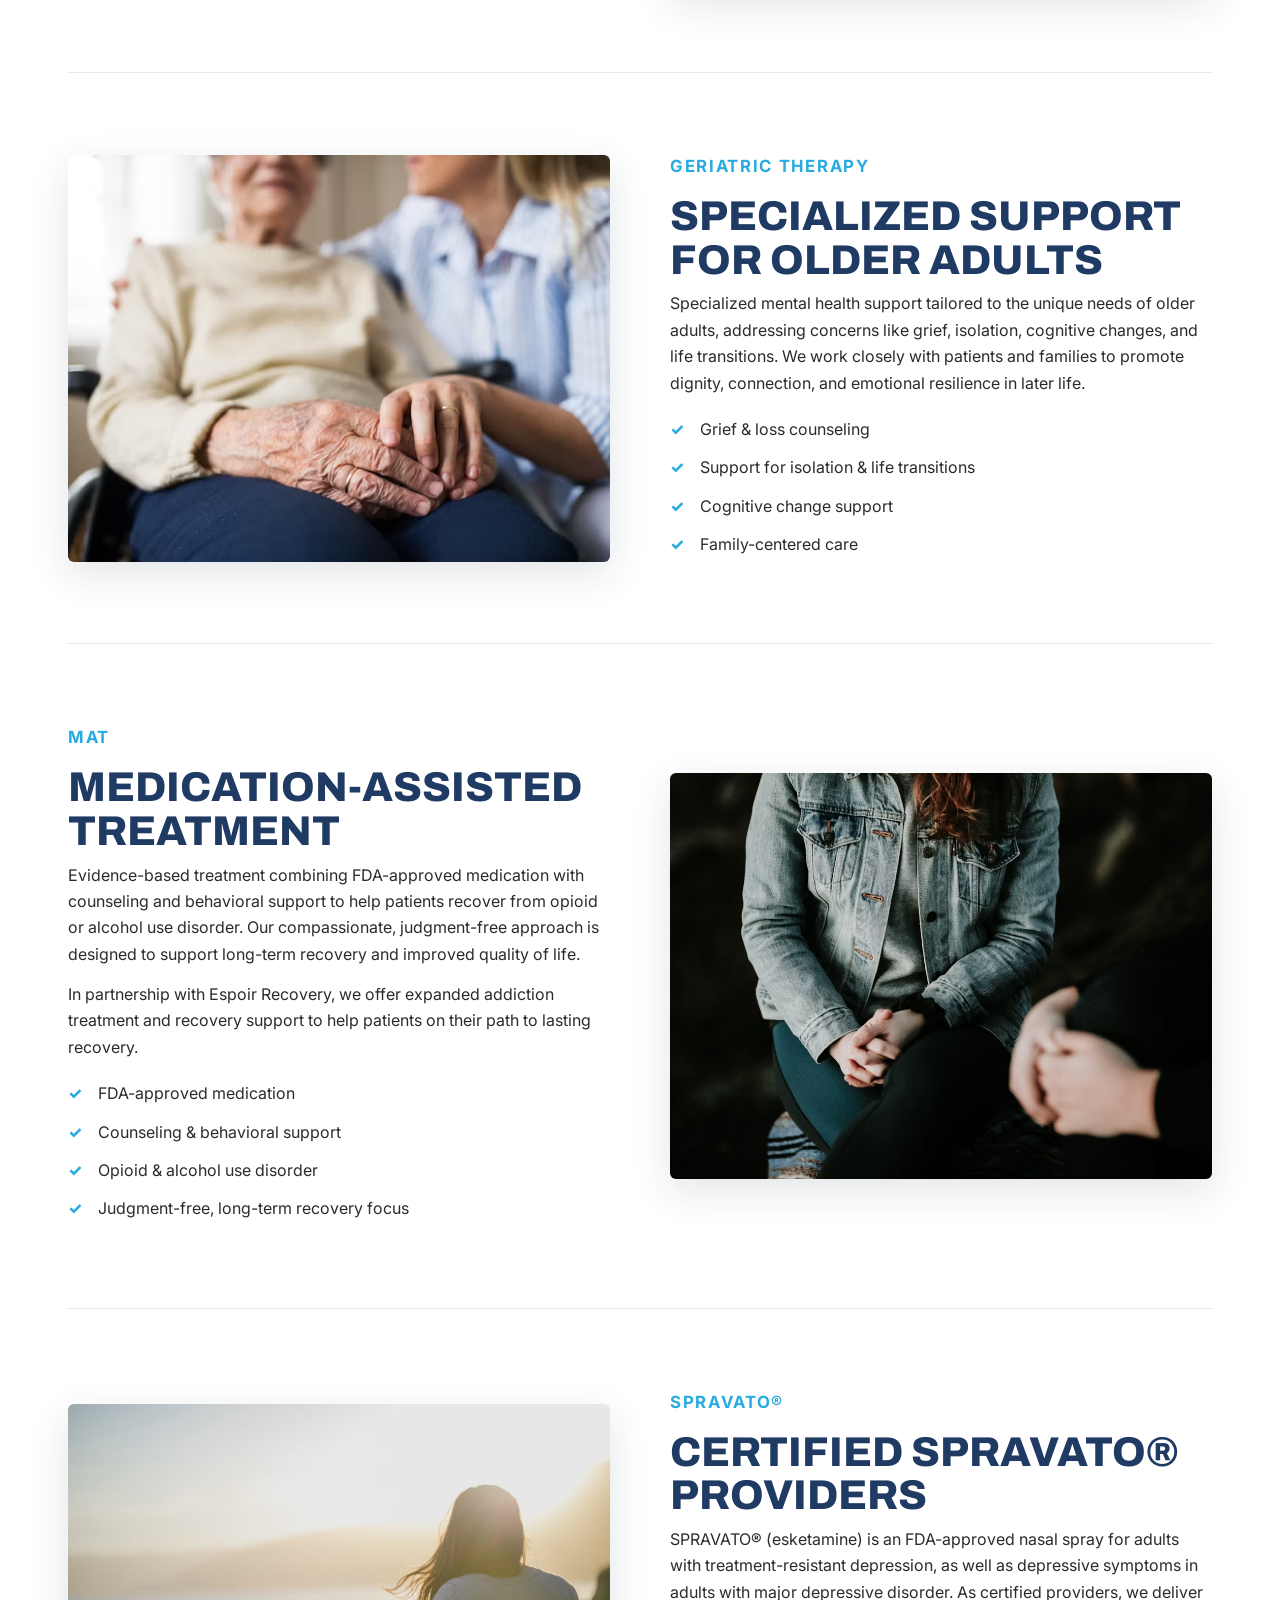
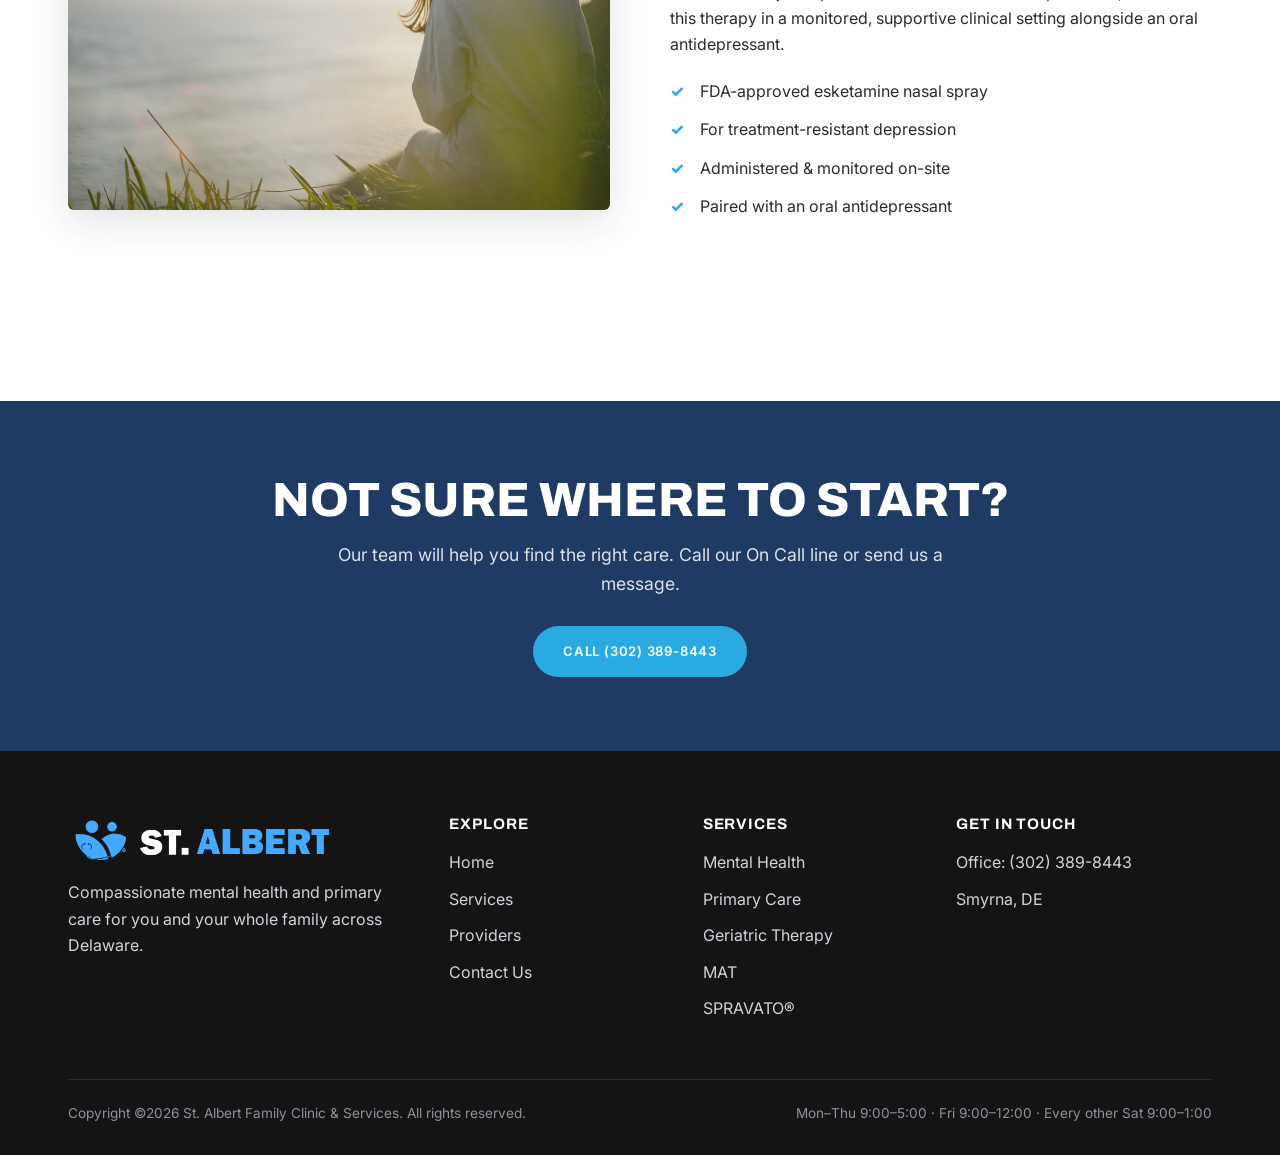
<file: services.html>
<!DOCTYPE html>
<html lang="en">
<head>
  <meta charset="UTF-8" />
  <meta name="viewport" content="width=device-width, initial-scale=1.0" />
  <title>Services | St. Albert Family Clinic &amp; Services</title>
  <meta name="description" content="Mental health, primary care, geriatric therapy, and medication-assisted treatment (MAT) at St. Albert Family Clinic in Delaware." />
  <link rel="preconnect" href="https://fonts.googleapis.com" />
  <link rel="preconnect" href="https://fonts.gstatic.com" crossorigin />
  <link href="https://fonts.googleapis.com/css2?family=Archivo:wght@500;600;700;800;900&family=Inter:wght@400;500;600;700&display=swap" rel="stylesheet" />
  <link rel="stylesheet" href="styles.css" />
</head>
<body>

  <header class="site-header">
    <div class="wrap header-inner">
      <a class="logo" href="index.html">
        <img src="images/St_Albert-removebg-preview.png" alt="St. Albert Family Clinic & Services" />
      </a>
      <nav class="nav">
        <a href="index.html">Home</a>
        <a href="services.html" class="active">Services</a>
        <a href="providers.html">Providers</a>
        <a href="contact.html">Contact Us</a>
      </nav>
      <a href="contact.html" class="btn btn-navy header-cta">Get in Touch</a>
      <button class="nav-toggle" aria-label="Menu"><span></span><span></span><span></span></button>
    </div>
  </header>

  <section class="page-hero">
    <div class="wrap">
      <p class="crumb">What we do</p>
      <h1>Our Services</h1>
      <p>Comprehensive mental health and primary care under one roof, personalized to you and your whole family.</p>
    </div>
  </section>

  <section class="section">
    <div class="wrap">

      <div class="service-detail">
        <div class="sd-media"><img src="images/svc-mental-health.jpg" alt="Mental health care at St. Albert" /></div>
        <div class="sd-body">
          <p class="tag">Mental Health</p>
          <h2>Your Mental Health is our priority</h2>
          <p>We offer comprehensive mental health care, including psychiatry, treatment planning, and therapy. We specialize in addressing a wide range of mental health conditions, providing personalized support and guidance to help patients improve their well-being.</p>
          <ul class="check-list">
            <li>Anxiety, depression &amp; mood disorders</li>
            <li>Trauma-informed therapy</li>
            <li>Psychiatric evaluation &amp; medication management</li>
            <li>Personalized treatment planning</li>
          </ul>
        </div>
      </div>

      <div class="service-detail reverse">
        <div class="sd-media"><img src="images/svc-primary-care.jpg" alt="Primary care for the whole family" style="object-position: 50% 8%;" /></div>
        <div class="sd-body">
          <p class="tag">Primary Care</p>
          <h2>From preventive care to checkups</h2>
          <p>From preventive care and checkups, to immunizations and exams, our primary care physicians and providers work to keep you and your whole family healthy and strong each and every day.</p>
          <ul class="check-list">
            <li>Annual physicals &amp; wellness visits</li>
            <li>Preventive screenings &amp; immunizations</li>
            <li>Chronic condition management</li>
            <li>Treatment of everyday illnesses</li>
          </ul>
        </div>
      </div>

      <div class="service-detail">
        <div class="sd-media"><img src="images/svc-geriatric.jpg" alt="Geriatric therapy and support" /></div>
        <div class="sd-body">
          <p class="tag">Geriatric Therapy</p>
          <h2>Specialized support for older adults</h2>
          <p>Specialized mental health support tailored to the unique needs of older adults, addressing concerns like grief, isolation, cognitive changes, and life transitions. We work closely with patients and families to promote dignity, connection, and emotional resilience in later life.</p>
          <ul class="check-list">
            <li>Grief &amp; loss counseling</li>
            <li>Support for isolation &amp; life transitions</li>
            <li>Cognitive change support</li>
            <li>Family-centered care</li>
          </ul>
        </div>
      </div>

      <div class="service-detail reverse">
        <div class="sd-media"><img src="images/svc-mat.jpg" alt="Medication-assisted treatment" /></div>
        <div class="sd-body">
          <p class="tag">MAT</p>
          <h2>Medication-Assisted Treatment</h2>
          <p>Evidence-based treatment combining FDA-approved medication with counseling and behavioral support to help patients recover from opioid or alcohol use disorder. Our compassionate, judgment-free approach is designed to support long-term recovery and improved quality of life.</p>
          <p>In partnership with <a href="https://www.espoirrecovery.com/" target="_blank" rel="noopener">Espoir Recovery</a>, we offer expanded addiction treatment and recovery support to help patients on their path to lasting recovery.</p>
          <ul class="check-list">
            <li>FDA-approved medication</li>
            <li>Counseling &amp; behavioral support</li>
            <li>Opioid &amp; alcohol use disorder</li>
            <li>Judgment-free, long-term recovery focus</li>
          </ul>
        </div>
      </div>

      <div class="service-detail">
        <div class="sd-media"><img src="images/svc-spravato.jpg" alt="SPRAVATO esketamine therapy in a clinical setting" /></div>
        <div class="sd-body">
          <p class="tag">SPRAVATO®</p>
          <h2>Certified SPRAVATO® Providers</h2>
          <p>SPRAVATO® (esketamine) is an FDA-approved nasal spray for adults with treatment-resistant depression, as well as depressive symptoms in adults with major depressive disorder. As certified providers, we deliver this therapy in a monitored, supportive clinical setting alongside an oral antidepressant.</p>
          <ul class="check-list">
            <li>FDA-approved esketamine nasal spray</li>
            <li>For treatment-resistant depression</li>
            <li>Administered &amp; monitored on-site</li>
            <li>Paired with an oral antidepressant</li>
          </ul>
        </div>
      </div>

    </div>
  </section>

  <section class="cta-band">
    <div class="wrap">
      <h2>Not sure where to start?</h2>
      <p>Our team will help you find the right care. Call our On Call line or send us a message.</p>
      <a href="tel:+13023898443" class="btn btn-cyan">Call (302) 389-8443</a>
    </div>
  </section>

  <footer class="site-footer">
    <div class="wrap">
      <div class="footer-grid">
        <div>
          <img src="images/saint-ab25.png" alt="St. Albert Family Clinic & Services" />
          <p>Compassionate mental health and primary care for you and your whole family across Delaware.</p>
        </div>
        <div>
          <h4>Explore</h4>
          <ul class="footer-links">
            <li><a href="index.html">Home</a></li>
            <li><a href="services.html">Services</a></li>
            <li><a href="providers.html">Providers</a></li>
            <li><a href="contact.html">Contact Us</a></li>
          </ul>
        </div>
        <div>
          <h4>Services</h4>
          <ul class="footer-links">
            <li><a href="services.html">Mental Health</a></li>
            <li><a href="services.html">Primary Care</a></li>
            <li><a href="services.html">Geriatric Therapy</a></li>
            <li><a href="services.html">MAT</a></li>
            <li><a href="services.html">SPRAVATO®</a></li>
          </ul>
        </div>
        <div>
          <h4>Get in Touch</h4>
          <ul class="footer-links">
            <li>Office: <a href="tel:+13023898443">(302) 389-8443</a></li>
            <li>Smyrna, DE</li>
          </ul>
        </div>
      </div>
      <div class="footer-bottom">
        <span>Copyright ©2026 St. Albert Family Clinic &amp; Services. All rights reserved.</span>
        <span>Mon–Thu 9:00–5:00 · Fri 9:00–12:00 · Every other Sat 9:00–1:00</span>
      </div>
    </div>
  </footer>

  <script src="main.js"></script>
</body>
</html>
</file>
<file: styles.css>
/* ============================================================
   St. Albert Family Clinic & Services
   Shared stylesheet
   ============================================================ */

:root {
  --navy: #1f3a63;
  --navy-dark: #16294a;
  --cyan: #29abe2;
  --ink: #1a1a1a;
  --near-black: #141414;
  --text: #2b2b2b;
  --muted: #5c636e;
  --line: #e6e8ec;
  --bg: #ffffff;
  --bg-soft: #f6f8fb;
  --white: #ffffff;
  --radius: 6px;
  --shadow: 0 12px 40px rgba(20, 30, 55, 0.12);
  --wrap: 1200px;
  --font-display: "Archivo", -apple-system, BlinkMacSystemFont, "Segoe UI", sans-serif;
  --font-body: "Inter", -apple-system, BlinkMacSystemFont, "Segoe UI", Roboto, Helvetica, Arial, sans-serif;
}

* { box-sizing: border-box; }

html { scroll-behavior: smooth; }

body {
  margin: 0;
  font-family: var(--font-body);
  color: var(--text);
  background: var(--bg);
  line-height: 1.65;
  -webkit-font-smoothing: antialiased;
  text-rendering: optimizeLegibility;
}

img { max-width: 100%; display: block; }

a { color: inherit; text-decoration: none; }

h1, h2, h3, h4 {
  font-family: var(--font-display);
  color: var(--navy);
  line-height: 1.05;
  margin: 0;
}

.wrap {
  max-width: var(--wrap);
  margin: 0 auto;
  padding: 0 28px;
}

/* ---------- Buttons ---------- */
.btn {
  display: inline-flex;
  align-items: center;
  gap: 10px;
  font-family: var(--font-body);
  font-weight: 600;
  letter-spacing: 0.06em;
  text-transform: uppercase;
  font-size: 0.82rem;
  padding: 15px 30px;
  border-radius: 999px;
  border: none;
  cursor: pointer;
  transition: transform 0.15s ease, background 0.2s ease, color 0.2s ease;
}
.btn-navy { background: var(--navy); color: #fff; }
.btn-navy:hover { background: var(--navy-dark); transform: translateY(-2px); }
.btn-outline { background: transparent; color: var(--navy); border: 2px solid var(--navy); }
.btn-outline:hover { background: var(--navy); color: #fff; }
.btn-cyan { background: var(--cyan); color: #fff; }
.btn-cyan:hover { background: #1c93c6; transform: translateY(-2px); }

/* ============================================================
   Header
   ============================================================ */
.site-header {
  position: sticky;
  top: 0;
  z-index: 100;
  background: rgba(255, 255, 255, 0.96);
  backdrop-filter: saturate(180%) blur(8px);
  border-bottom: 1px solid var(--line);
}
.header-inner {
  display: flex;
  align-items: center;
  gap: 32px;
  min-height: 78px;
}
.logo img { height: 46px; width: auto; }

.nav {
  display: flex;
  align-items: center;
  gap: 30px;
  margin-left: 8px;
}
.nav a {
  font-weight: 500;
  font-size: 0.98rem;
  color: #333;
  padding: 6px 0;
  position: relative;
}
.nav a:hover { color: var(--navy); }
.nav a.active { color: var(--navy); }
.nav a.active::after {
  content: "";
  position: absolute;
  left: 0; right: 0; bottom: -2px;
  height: 2px;
  background: var(--navy);
}
.header-cta { margin-left: auto; }

.nav-toggle {
  display: none;
  margin-left: auto;
  background: none;
  border: none;
  cursor: pointer;
  padding: 8px;
}
.nav-toggle span {
  display: block;
  width: 26px;
  height: 2px;
  background: var(--navy);
  margin: 6px 0;
  transition: 0.2s;
}

/* ============================================================
   Hero slider
   ============================================================ */
.hero {
  position: relative;
  overflow: hidden;
  background: #000;
}
.slides { position: relative; }
.slide {
  position: relative;
  display: none;
  min-height: 620px;
  background-size: cover;
  background-position: center;
}
.slide.active { display: block; animation: fade 0.7s ease; }
@keyframes fade { from { opacity: 0.4; } to { opacity: 1; } }

.slide .wrap {
  min-height: 620px;
  display: flex;
  align-items: center;
}
.slide-card {
  background: #fff;
  max-width: 560px;
  padding: 46px 46px 50px;
  box-shadow: var(--shadow);
}
.slide-card h1 {
  font-size: clamp(2.2rem, 4.6vw, 3.5rem);
  font-weight: 800;
  letter-spacing: 0.01em;
  text-transform: uppercase;
  margin-bottom: 18px;
}
.slide-card .lead {
  font-weight: 600;
  color: var(--text);
  margin: 0 0 14px;
}
.slide-card p { color: #444; margin: 0 0 26px; }

.slider-arrows {
  position: absolute;
  bottom: 34px;
  left: 50%;
  transform: translateX(-50%);
  display: flex;
  gap: 16px;
  z-index: 5;
}
.slider-arrows button {
  width: 58px;
  height: 58px;
  border-radius: 50%;
  border: none;
  background: rgba(255, 255, 255, 0.92);
  color: var(--ink);
  font-size: 1.3rem;
  cursor: pointer;
  display: grid;
  place-items: center;
  transition: 0.2s;
  box-shadow: 0 4px 14px rgba(0,0,0,0.18);
}
.slider-arrows button:hover { background: #fff; transform: scale(1.06); }

/* ============================================================
   Sections
   ============================================================ */
.section { padding: 96px 0; }
.section-soft { background: var(--bg-soft); }

.section-head { margin-bottom: 52px; }
.display-title {
  font-size: clamp(2.6rem, 6vw, 4.6rem);
  font-weight: 800;
  text-transform: uppercase;
  letter-spacing: 0.01em;
  line-height: 0.98;
}
.eyebrow {
  text-transform: uppercase;
  letter-spacing: 0.22em;
  font-size: 0.78rem;
  font-weight: 700;
  color: var(--cyan);
  margin-bottom: 14px;
}

/* ---------- Services (dark) ---------- */
.services {
  background: var(--near-black);
  color: #fff;
  padding: 100px 0;
}
.services .display-title { color: #fff; }
.services-grid {
  display: grid;
  grid-template-columns: repeat(4, 1fr);
  gap: 26px;
  margin-top: 8px;
}
.service-card {
  background: #fff;
  color: var(--text);
  padding: 34px 30px 40px;
  min-height: 400px;
}
.service-card h3 {
  color: var(--navy);
  text-transform: uppercase;
  font-size: 1.5rem;
  font-weight: 700;
  letter-spacing: 0.01em;
  margin-bottom: 18px;
}
.service-card p { margin: 0; color: #3a3a3a; }
/* SPRAVATO highlight callout (inside dark services section) */
.spravato-callout {
  margin-top: 40px;
  margin-bottom: 24px;
  background: linear-gradient(90deg, rgba(223,124,60,0.16), rgba(223,124,60,0.03));
  border: 1px solid rgba(223,124,60,0.55);
  border-radius: 8px;
  padding: 28px 34px;
  display: flex;
  align-items: center;
  gap: 28px;
  flex-wrap: wrap;
}
.spravato-mark {
  font-family: var(--font-display);
  font-weight: 800;
  letter-spacing: 0.04em;
  color: #fff;
  background: #DF7C3C;
  padding: 12px 20px;
  border-radius: 6px;
  font-size: 1.1rem;
  white-space: nowrap;
}
.spravato-text { flex: 1 1 340px; }
.spravato-text h3 {
  color: #fff;
  text-transform: none;
  font-size: 1.4rem;
  font-weight: 700;
  margin-bottom: 6px;
}
.spravato-text p { color: #cfd6e0; margin: 0; }
.spravato-btn { flex-shrink: 0; background: #DF7C3C; }
.spravato-btn:hover { background: #C96A2D; }

.services-cta { text-align: center; margin-top: 54px; }
.btn-ghost-light {
  background: #fff; color: var(--ink);
}
.btn-ghost-light:hover { background: #f0f0f0; color: var(--ink); }

/* ---------- Team ---------- */
.team-grid {
  display: grid;
  grid-template-columns: repeat(5, 1fr);
  gap: 26px;
  margin-top: 8px;
}
.team-card { }
.team-photo {
  aspect-ratio: 4 / 5;
  overflow: hidden;
  background: var(--bg-soft);
}
.team-photo img { width: 100%; height: 100%; object-fit: cover; }
.team-card h3 {
  text-transform: uppercase;
  font-size: 1.05rem;
  font-weight: 700;
  letter-spacing: 0.05em;
  margin: 18px 0 4px;
  color: var(--ink);
}
.team-card .role {
  color: var(--muted);
  font-size: 0.82rem;
  letter-spacing: 0.08em;
  text-transform: uppercase;
}
.team-cta { text-align: center; margin-top: 48px; }

/* ---------- Welcome band (navy) ---------- */
.welcome-band {
  background: var(--navy);
  color: #fff;
  padding: 96px 0;
}
.welcome-inner { max-width: 1000px; }
.welcome-band h2 {
  color: #fff;
  font-size: clamp(2.2rem, 5vw, 3.6rem);
  font-weight: 800;
  text-transform: uppercase;
  letter-spacing: 0.01em;
  margin-bottom: 30px;
}
.welcome-copy p {
  color: rgba(255, 255, 255, 0.9);
  font-size: 1.12rem;
  margin: 0 0 18px;
  max-width: 860px;
}
.welcome-copy p:last-child { margin-bottom: 0; }

/* ---------- Split / feature rows ---------- */
.split {
  display: grid;
  grid-template-columns: 1fr 1fr;
  align-items: center;
  gap: 60px;
}
.split.reverse .split-media { order: 2; }
.split-media img {
  width: 100%;
  border-radius: var(--radius);
  box-shadow: var(--shadow);
}
.split-body h2 {
  font-size: clamp(2rem, 4vw, 3rem);
  font-weight: 800;
  text-transform: uppercase;
  margin-bottom: 20px;
}
.split-body p { color: var(--text); margin: 0 0 18px; }

/* ---------- Stats ---------- */
.stats {
  display: grid;
  grid-template-columns: repeat(3, 1fr);
  gap: 24px;
  text-align: center;
}
.stat .num {
  font-family: var(--font-display);
  font-size: 3rem;
  font-weight: 800;
  color: var(--cyan);
  line-height: 1;
}
.stat .label { color: var(--muted); margin-top: 8px; font-weight: 500; }

/* ---------- Page hero (interior pages) ---------- */
.page-hero {
  background: var(--navy);
  color: #fff;
  padding: 90px 0 80px;
  position: relative;
  overflow: hidden;
}
.page-hero::after {
  content: "";
  position: absolute;
  right: -80px; top: -80px;
  width: 320px; height: 320px;
  border-radius: 50%;
  background: rgba(41, 171, 226, 0.18);
}
.page-hero h1 {
  color: #fff;
  font-size: clamp(2.6rem, 6vw, 4.2rem);
  font-weight: 800;
  text-transform: uppercase;
}
.page-hero p { color: rgba(255,255,255,0.85); max-width: 640px; margin: 16px 0 0; font-size: 1.1rem; }
.crumb { color: var(--cyan); text-transform: uppercase; letter-spacing: 0.18em; font-size: 0.76rem; font-weight: 700; margin-bottom: 14px; }

/* ---------- Service detail list ---------- */
.service-detail {
  display: grid;
  grid-template-columns: 1fr 1fr;
  gap: 60px;
  align-items: center;
  padding: 80px 0;
  border-bottom: 1px solid var(--line);
}
.service-detail:last-child { border-bottom: none; }
.service-detail.reverse .sd-media { order: 2; }
.service-detail .sd-media img { border-radius: var(--radius); box-shadow: var(--shadow); width: 100%; aspect-ratio: 4 / 3; object-fit: cover; }
.service-detail h2 {
  font-size: clamp(1.8rem, 3.4vw, 2.6rem);
  font-weight: 800;
  text-transform: uppercase;
  margin-bottom: 8px;
}
.service-detail .tag { color: var(--cyan); font-weight: 700; text-transform: uppercase; letter-spacing: 0.1em; font-size: 1.05rem; margin-bottom: 14px; }
.service-detail p { color: var(--text); margin: 0 0 14px; }
.check-list { list-style: none; padding: 0; margin: 8px 0 0; }
.check-list li { padding: 6px 0 6px 30px; position: relative; }
.check-list li::before {
  content: "✓";
  position: absolute; left: 0; top: 6px;
  color: var(--cyan); font-weight: 800;
}

/* ---------- Providers page ---------- */
.provider {
  display: grid;
  grid-template-columns: 340px 1fr;
  gap: 48px;
  align-items: start;
  padding: 56px 0;
  border-bottom: 1px solid var(--line);
}
.provider:last-child { border-bottom: none; }
.provider .p-photo {
  border-radius: var(--radius);
  overflow: hidden;
  box-shadow: var(--shadow);
  aspect-ratio: 4 / 5;
}
.provider .p-photo img { width: 100%; height: 100%; object-fit: cover; }
.provider h2 { font-size: 2rem; font-weight: 800; text-transform: uppercase; margin-bottom: 4px; }
.provider .creds { color: var(--cyan); font-weight: 700; letter-spacing: 0.06em; margin-bottom: 18px; }
.provider p { margin: 0 0 14px; color: var(--text); }
.provider .role-title { font-weight: 600; color: var(--ink); margin: -8px 0 18px; }
.provider h4 {
  font-family: var(--font-display);
  text-transform: uppercase;
  letter-spacing: 0.04em;
  font-size: 1.05rem;
  color: var(--navy);
  margin: 24px 0 12px;
}
.provider-expertise {
  list-style: none;
  padding: 0;
  margin: 0;
  display: grid;
  grid-template-columns: 1fr 1fr;
  gap: 6px 24px;
}
.provider-expertise li {
  position: relative;
  padding-left: 22px;
  color: var(--text);
  font-size: 0.95rem;
}
.provider-expertise li::before {
  content: "\2713";
  position: absolute;
  left: 0;
  color: var(--cyan);
  font-weight: 800;
}
@media (max-width: 560px) { .provider-expertise { grid-template-columns: 1fr; } }

/* ---------- Contact ---------- */
.contact-grid {
  display: grid;
  grid-template-columns: 1fr 1fr;
  gap: 56px;
}
.info-card {
  background: var(--bg-soft);
  border-radius: var(--radius);
  padding: 26px 28px;
  margin-bottom: 20px;
  border-left: 4px solid var(--cyan);
}
.info-card h3 { font-size: 1.15rem; color: var(--navy); margin-bottom: 6px; text-transform: uppercase; letter-spacing: 0.03em; }
.info-card p { margin: 2px 0; color: var(--text); }
.info-card a { color: var(--navy); font-weight: 600; }

.form-field { margin-bottom: 18px; }
.form-field label { display: block; font-weight: 600; margin-bottom: 6px; font-size: 0.9rem; color: var(--ink); }
.form-field input,
.form-field textarea,
.form-field select {
  width: 100%;
  padding: 13px 15px;
  border: 1px solid var(--line);
  border-radius: var(--radius);
  font-family: var(--font-body);
  font-size: 1rem;
  background: #fff;
  transition: border 0.2s;
}
.form-field input:focus,
.form-field textarea:focus,
.form-field select:focus { outline: none; border-color: var(--cyan); }
.form-note { font-size: 0.85rem; color: var(--muted); margin-top: 10px; }

.locations {
  display: grid;
  grid-template-columns: repeat(4, 1fr);
  gap: 22px;
  margin-top: 8px;
}
.loc-card {
  background: #fff;
  border: 1px solid var(--line);
  border-radius: var(--radius);
  padding: 26px 24px;
  transition: 0.2s;
}
.loc-card:hover { box-shadow: var(--shadow); transform: translateY(-3px); }
.loc-card h3 { color: var(--navy); font-size: 1.2rem; margin-bottom: 10px; text-transform: uppercase; }
.loc-card p { margin: 2px 0; color: var(--text); font-size: 0.95rem; }
.loc-card .badge {
  display: inline-block; margin-top: 10px;
  font-size: 0.72rem; font-weight: 700; text-transform: uppercase; letter-spacing: 0.08em;
  color: var(--cyan); background: rgba(41,171,226,0.1);
  padding: 4px 12px; border-radius: 999px;
}

/* ---------- CTA band ---------- */
.cta-band {
  background: var(--navy);
  color: #fff;
  padding: 74px 0;
  text-align: center;
}
.cta-band h2 { color: #fff; font-size: clamp(2rem, 4vw, 3rem); font-weight: 800; text-transform: uppercase; margin-bottom: 14px; }
.cta-band p { color: rgba(255,255,255,0.85); max-width: 620px; margin: 0 auto 28px; font-size: 1.1rem; }

/* ============================================================
   Footer
   ============================================================ */
.site-footer {
  background: var(--near-black);
  color: #cfd4dc;
  padding: 66px 0 30px;
}
.footer-grid {
  display: grid;
  grid-template-columns: 1.6fr 1fr 1fr 1.2fr;
  gap: 40px;
}
.footer-grid img { height: 44px; margin-bottom: 18px; }
.site-footer h4 { color: #fff; text-transform: uppercase; letter-spacing: 0.06em; font-size: 0.95rem; margin-bottom: 16px; }
.site-footer a { color: #cfd4dc; }
.site-footer a:hover { color: var(--cyan); }
.footer-links { list-style: none; padding: 0; margin: 0; }
.footer-links li { margin-bottom: 10px; }
.footer-bottom {
  border-top: 1px solid rgba(255,255,255,0.1);
  margin-top: 48px;
  padding-top: 22px;
  display: flex;
  justify-content: space-between;
  flex-wrap: wrap;
  gap: 10px;
  font-size: 0.85rem;
  color: #8b929e;
}

/* ============================================================
   Responsive
   ============================================================ */
@media (max-width: 980px) {
  .services-grid { grid-template-columns: repeat(2, 1fr); }
  .locations { grid-template-columns: repeat(2, 1fr); }
  .footer-grid { grid-template-columns: 1fr 1fr; }
}
@media (max-width: 860px) {
  .nav, .header-cta { display: none; }
  .nav-toggle { display: block; }
  .site-header.open .nav {
    display: flex;
    position: absolute;
    top: 78px; left: 0; right: 0;
    flex-direction: column;
    background: #fff;
    padding: 20px 28px;
    gap: 6px;
    border-bottom: 1px solid var(--line);
    box-shadow: var(--shadow);
  }
  .site-header.open .nav a { padding: 10px 0; }
  .split, .service-detail, .service-detail.reverse,
  .team-grid, .contact-grid, .provider { grid-template-columns: 1fr; }
  .split.reverse .split-media, .service-detail.reverse .sd-media { order: 0; }
  .team-grid { grid-template-columns: 1fr 1fr; }
  .stats { grid-template-columns: 1fr; gap: 30px; }
  .provider { gap: 24px; }
  .provider .p-photo { max-width: 320px; }
}
@media (max-width: 560px) {
  .section { padding: 64px 0; }
  .services-grid, .locations, .team-grid { grid-template-columns: 1fr; }
  .slide, .slide .wrap { min-height: 520px; }
  .slide-card { padding: 32px 28px 36px; }
  .wrap { padding: 0 20px; }
}
</file>
